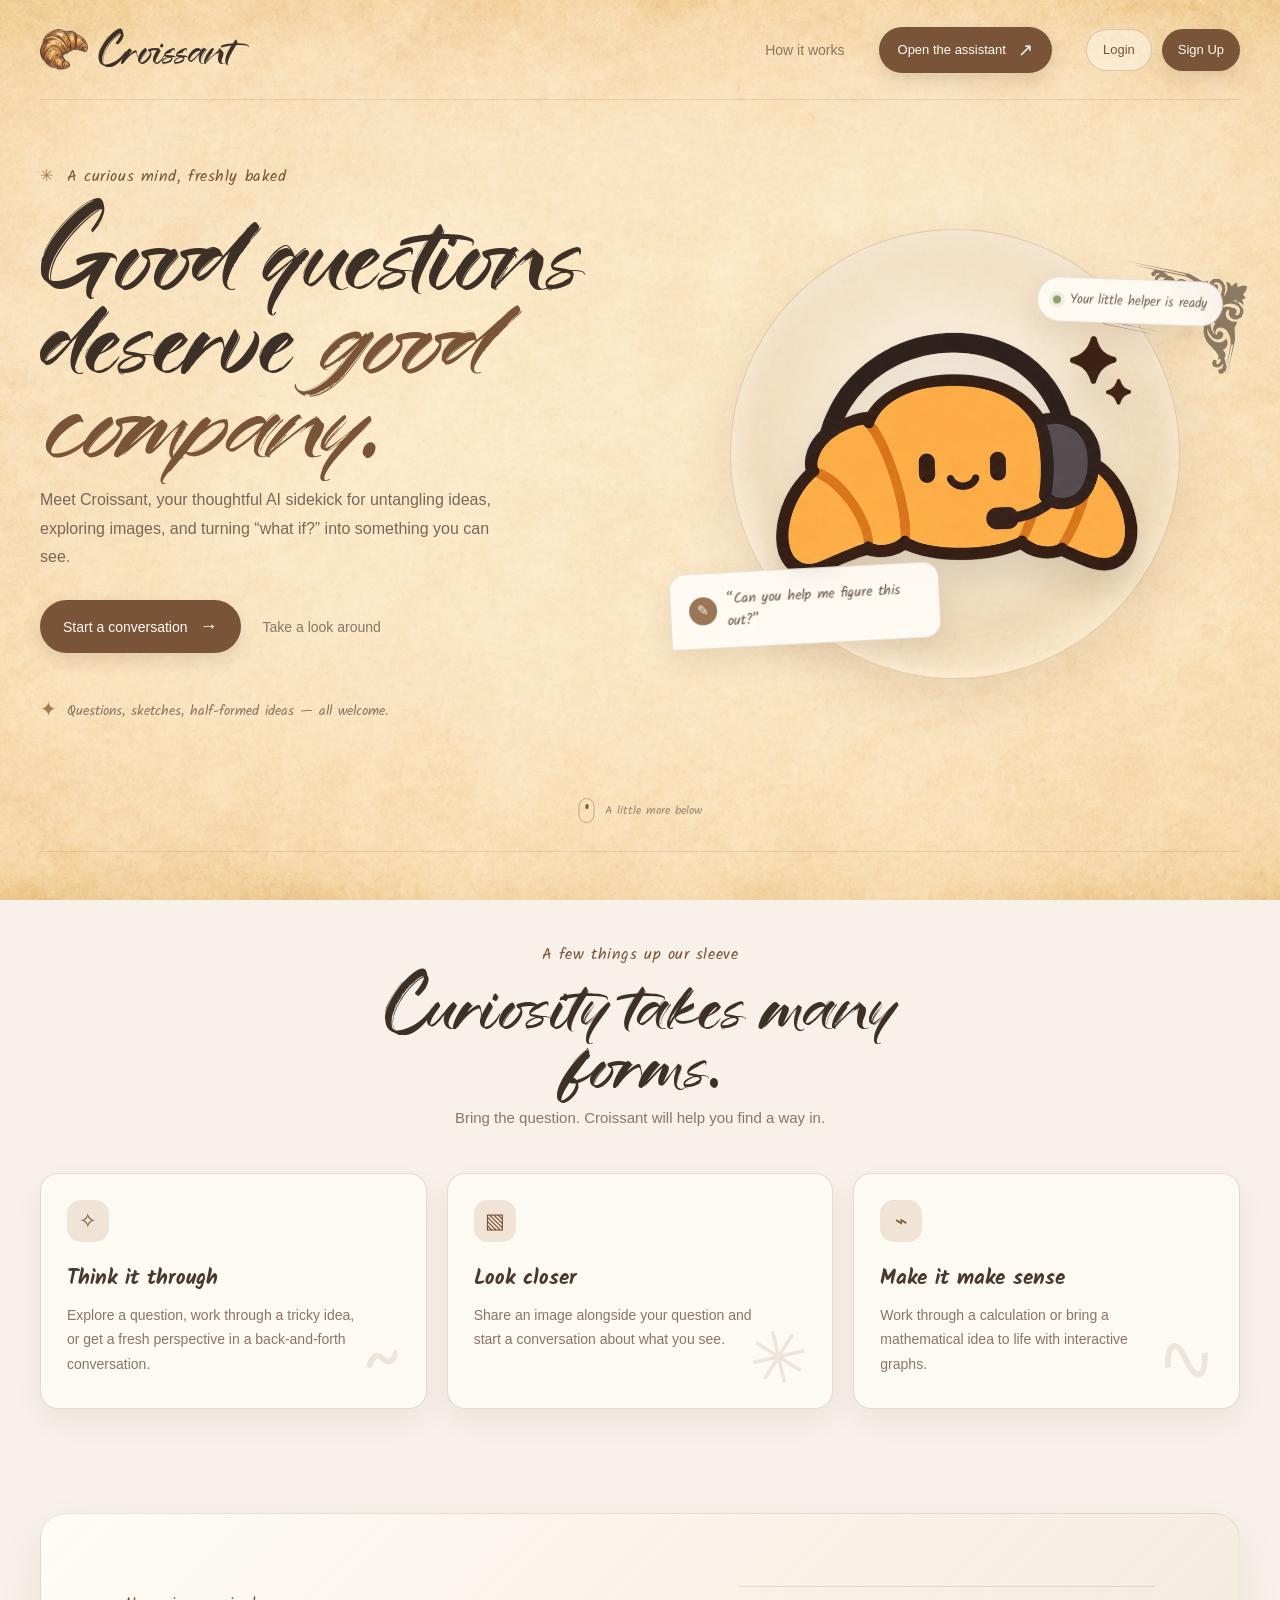
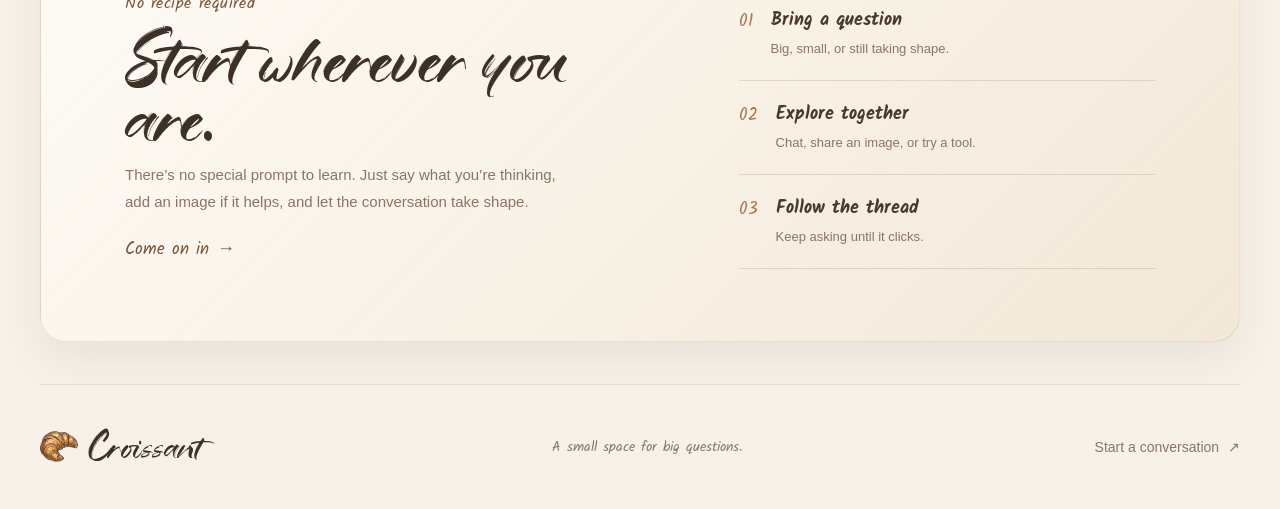
<file: index.html>
<!DOCTYPE html>
<html lang="en">
<head>
  <meta charset="UTF-8">
  <meta name="viewport" content="width=device-width, initial-scale=1.0">
  <meta name="description" content="Meet Croissant, a thoughtful AI assistant for questions, images, calculations, and graphs.">
  <link rel="icon" type="image/png" href="frontend/assests/logo.png">
  <link rel="stylesheet" href="frontend/styles.css">
  <link rel="preconnect" href="https://fonts.googleapis.com">
  <link rel="preconnect" href="https://fonts.gstatic.com" crossorigin>
  <link href="https://fonts.googleapis.com/css2?family=Kalam:wght@300;400;700&display=swap" rel="stylesheet">
  <title>Croissant — a little more thoughtful</title>
</head>
<body>
  <main class="landing-page">
    <header class="landing-nav">
      <a class="landing-brand" href="./" aria-label="Croissant home">
        <img src="frontend/assests/logo.png" alt="">
        <span>Croissant</span>
      </a>
      <nav aria-label="Main navigation">
        <a class="landing-nav-link" href="#how-it-works">How it works</a>
        <a class="landing-nav-cta" href="frontend/index.html">Open the assistant <span aria-hidden="true">↗</span></a>
        <div class="landing-account-links">
          <a class="landing-login-link" href="frontend/login.html">Login</a>
          <a class="landing-signup-link" href="frontend/signup.html">Sign Up</a>
        </div>
      </nav>
    </header>

    <section class="landing-hero" aria-labelledby="hero-title">
      <div class="landing-copy">
        <p class="landing-eyebrow"><span aria-hidden="true">✳</span> A curious mind, freshly baked</p>
        <h1 id="hero-title">Good questions<br>deserve <em>good company.</em></h1>
        <p class="landing-intro">Meet Croissant, your thoughtful AI sidekick for untangling ideas, exploring images, and turning “what if?” into something you can see.</p>
        <div class="landing-actions">
          <a class="landing-primary" href="frontend/index.html">Start a conversation <span aria-hidden="true">→</span></a>
          <a class="landing-secondary" href="#what-you-can-do">Take a look around</a>
        </div>
        <div class="landing-note"><span class="landing-note-mark" aria-hidden="true">✦</span><span>Questions, sketches, half-formed ideas — all welcome.</span></div>
      </div>
      <div class="landing-art" aria-label="Croissant's illustrated bakery assistant" role="img">
        <div class="landing-art-halo"></div>
        <img class="landing-spark landing-spark-one" src="frontend/assests/flourish_svg_assets/top_right_corner.svg" alt="">
        <img class="landing-mascot" src="frontend/assests/mascot.png" alt="">
        <div class="landing-art-caption"><span class="landing-caption-dot"></span> Your little helper is ready</div>
        <div class="landing-chat-card"><span class="landing-chat-icon" aria-hidden="true">✎</span><span>“Can you help me figure this out?”</span></div>
      </div>
      <div class="landing-scroll" aria-hidden="true"><span></span> A little more below</div>
    </section>

    <section class="landing-features" id="what-you-can-do" aria-labelledby="features-title">
      <div class="landing-section-heading">
        <p class="landing-eyebrow">A few things up our sleeve</p>
        <h2 id="features-title">Curiosity takes many forms.</h2>
        <p>Bring the question. Croissant will help you find a way in.</p>
      </div>
      <div class="landing-feature-grid">
        <article class="landing-feature-card">
          <span class="landing-feature-icon" aria-hidden="true">✧</span>
          <h3>Think it through</h3>
          <p>Explore a question, work through a tricky idea, or get a fresh perspective in a back-and-forth conversation.</p>
          <span class="landing-card-doodle" aria-hidden="true">~</span>
        </article>
        <article class="landing-feature-card">
          <span class="landing-feature-icon" aria-hidden="true">▧</span>
          <h3>Look closer</h3>
          <p>Share an image alongside your question and start a conversation about what you see.</p>
          <span class="landing-card-doodle" aria-hidden="true">✳</span>
        </article>
        <article class="landing-feature-card">
          <span class="landing-feature-icon" aria-hidden="true">⌁</span>
          <h3>Make it make sense</h3>
          <p>Work through a calculation or bring a mathematical idea to life with interactive graphs.</p>
          <span class="landing-card-doodle" aria-hidden="true">∿</span>
        </article>
      </div>
    </section>

    <section class="landing-how" id="how-it-works" aria-labelledby="how-title">
      <div class="landing-how-copy">
        <p class="landing-eyebrow">No recipe required</p>
        <h2 id="how-title">Start wherever you are.</h2>
        <p>There’s no special prompt to learn. Just say what you’re thinking, add an image if it helps, and let the conversation take shape.</p>
        <a class="landing-text-link" href="frontend/index.html">Come on in <span aria-hidden="true">→</span></a>
      </div>
      <div class="landing-steps" aria-label="How to start">
        <div class="landing-step"><span class="landing-step-number">01</span><div><h3>Bring a question</h3><p>Big, small, or still taking shape.</p></div></div>
        <div class="landing-step"><span class="landing-step-number">02</span><div><h3>Explore together</h3><p>Chat, share an image, or try a tool.</p></div></div>
        <div class="landing-step"><span class="landing-step-number">03</span><div><h3>Follow the thread</h3><p>Keep asking until it clicks.</p></div></div>
      </div>
    </section>

    <footer class="landing-footer">
      <a class="landing-brand" href="./" aria-label="Croissant home"><img src="frontend/assests/logo.png" alt=""><span>Croissant</span></a>
      <p>A small space for big questions.</p>
      <a class="landing-footer-link" href="frontend/index.html">Start a conversation <span aria-hidden="true">↗</span></a>
    </footer>
  </main>
</body>
</html>
</file>
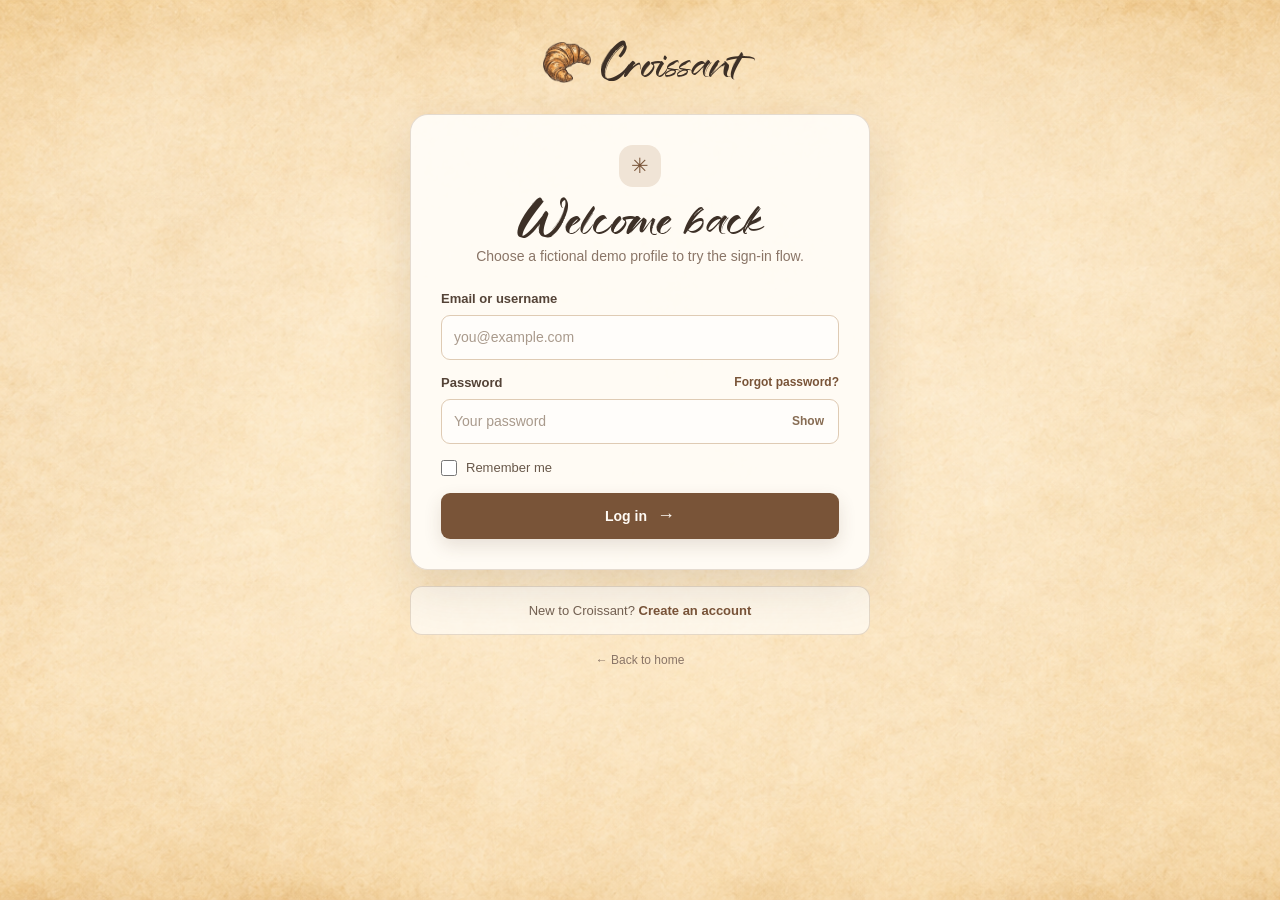
<file: frontend/dashboard.html>
<!doctype html>
<html lang="en">
<head>
  <meta charset="utf-8">
  <meta name="viewport" content="width=device-width, initial-scale=1">
  <meta name="description" content="Your Croissant demo profile.">
  <link rel="icon" type="image/png" href="assests/logo.png">
  <link rel="preconnect" href="https://fonts.googleapis.com">
  <link rel="preconnect" href="https://fonts.gstatic.com" crossorigin>
  <link href="https://fonts.googleapis.com/css2?family=Kalam:wght@300;400;700&display=swap" rel="stylesheet">
  <link rel="stylesheet" href="styles.css">
  <title>Your profile — Croissant</title>
</head>
<body class="auth-body">
  <main class="auth-shell demo-dashboard-shell" id="demo-dashboard">
    <header class="demo-dashboard-header">
      <a class="auth-brand" href="../" aria-label="Croissant home"><img src="assests/logo.png" alt=""><span>Croissant</span></a>
      <button class="demo-sign-out" id="demo-sign-out" type="button">Sign out</button>
    </header>
    <section class="auth-card demo-dashboard-card" aria-labelledby="dashboard-title">
      <div class="auth-card-heading">
        <span class="auth-mark" aria-hidden="true">✳</span>
        <p class="demo-badge">FRONTEND DEMO PROFILE</p>
        <h1 id="dashboard-title">Welcome, <span id="dashboard-name"></span></h1>
        <p>Your demo profile is signed in for this browser tab.</p>
      </div>
      <div class="demo-profile-summary">
        <div><span>Email</span><strong id="dashboard-email"></strong></div>
        <div><span>Username</span><strong id="dashboard-username"></strong></div>
        <div><span>Location</span><strong id="dashboard-location"></strong></div>
      </div>
      <div class="demo-dashboard-note">This is a local sign-in preview. It does not create an account or unlock backend services.</div>
      <a class="auth-submit demo-chat-link" href="index.html">Open the Croissant assistant <span aria-hidden="true">→</span></a>
    </section>
    <a class="auth-back-link" href="../">← Back to home</a>
  </main>
  <script src="auth.js"></script>
</body>
</html>
</file>
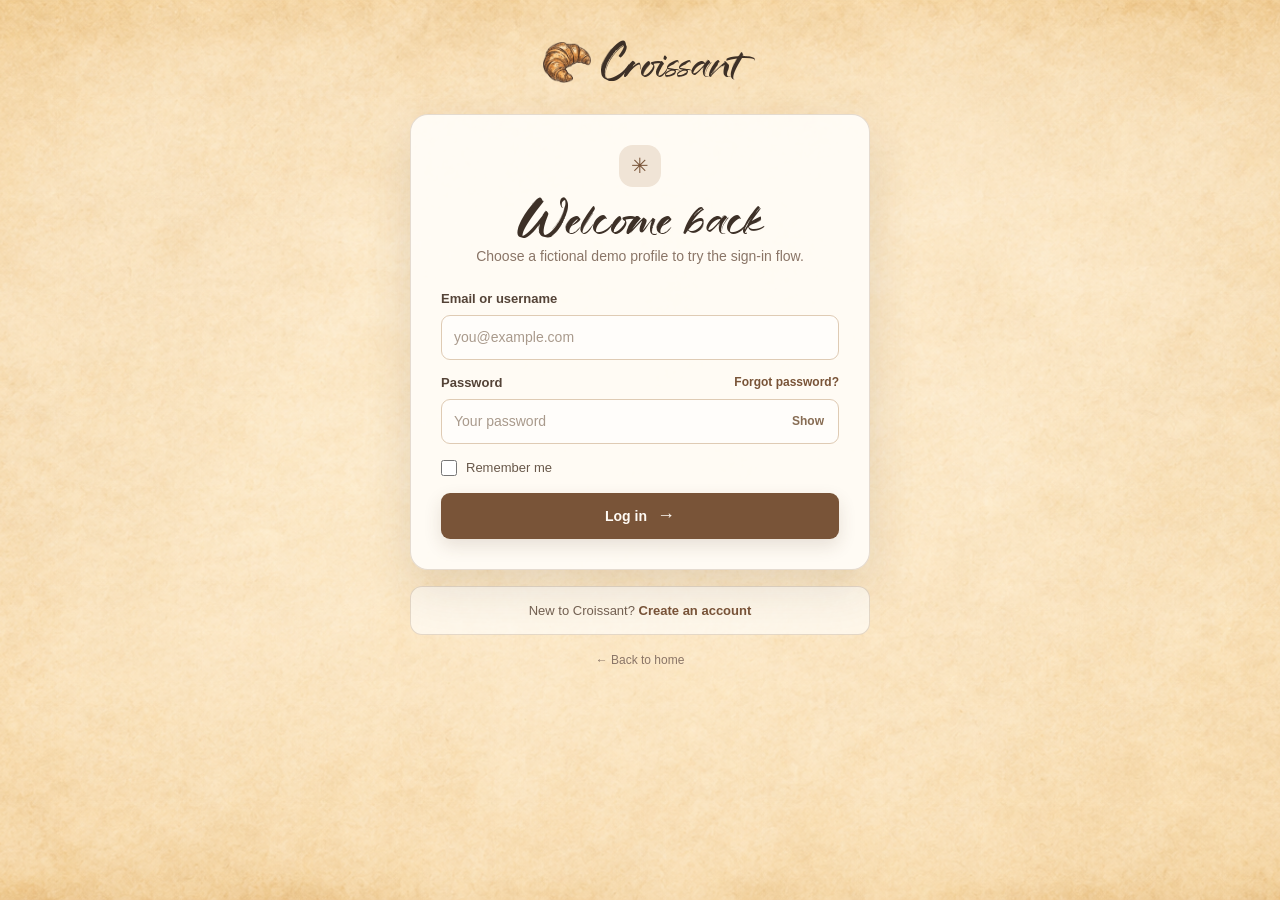
<file: frontend/login.html>
<!doctype html>
<html lang="en">
<head>
  <meta charset="utf-8">
  <meta name="viewport" content="width=device-width, initial-scale=1">
  <meta name="description" content="Log in to Croissant.">
  <link rel="icon" type="image/png" href="assests/logo.png">
  <link rel="preconnect" href="https://fonts.googleapis.com">
  <link rel="preconnect" href="https://fonts.gstatic.com" crossorigin>
  <link href="https://fonts.googleapis.com/css2?family=Kalam:wght@300;400;700&display=swap" rel="stylesheet">
  <link rel="stylesheet" href="styles.css">
  <title>Log in — Croissant</title>
</head>
<body class="auth-body">
  <main class="auth-shell">
    <a class="auth-brand" href="../" aria-label="Croissant home"><img src="assests/logo.png" alt=""><span>Croissant</span></a>
    <section class="auth-card" aria-labelledby="auth-title">
      <div class="auth-card-heading">
        <span class="auth-mark" aria-hidden="true">✳</span>
        <h1 id="auth-title">Welcome back</h1>
        <p>Choose a fictional demo profile to try the sign-in flow.</p>
      </div>
      <form id="login-form" class="auth-form" autocomplete="off" novalidate>
        <label for="login-identity">Email or username</label>
        <input id="login-identity" name="identity" type="text" autocomplete="off" placeholder="you@example.com" required readonly>
        <div class="auth-label-row"><label for="login-password">Password</label><a href="#forgot-password" id="forgot-password">Forgot password?</a></div>
        <div class="auth-password-field">
          <input id="login-password" name="password" type="password" autocomplete="off" placeholder="Your password" required readonly>
          <button class="auth-password-toggle" type="button" data-password-toggle="login-password" aria-label="Show password" aria-pressed="false">Show</button>
        </div>
        <label class="auth-checkbox" for="login-remember"><input id="login-remember" type="checkbox" name="remember"><span>Remember me</span></label>
        <button class="auth-submit" type="submit">Log in <span aria-hidden="true">→</span></button>
        <p class="auth-feedback" id="login-feedback" role="status" aria-live="polite"></p>
      </form>
    </section>
    <p class="auth-switch">New to Croissant? <a href="signup.html">Create an account</a></p>
    <a class="auth-back-link" href="../">← Back to home</a>
  </main>
  <script src="auth.js"></script>
</body>
</html>
</file>
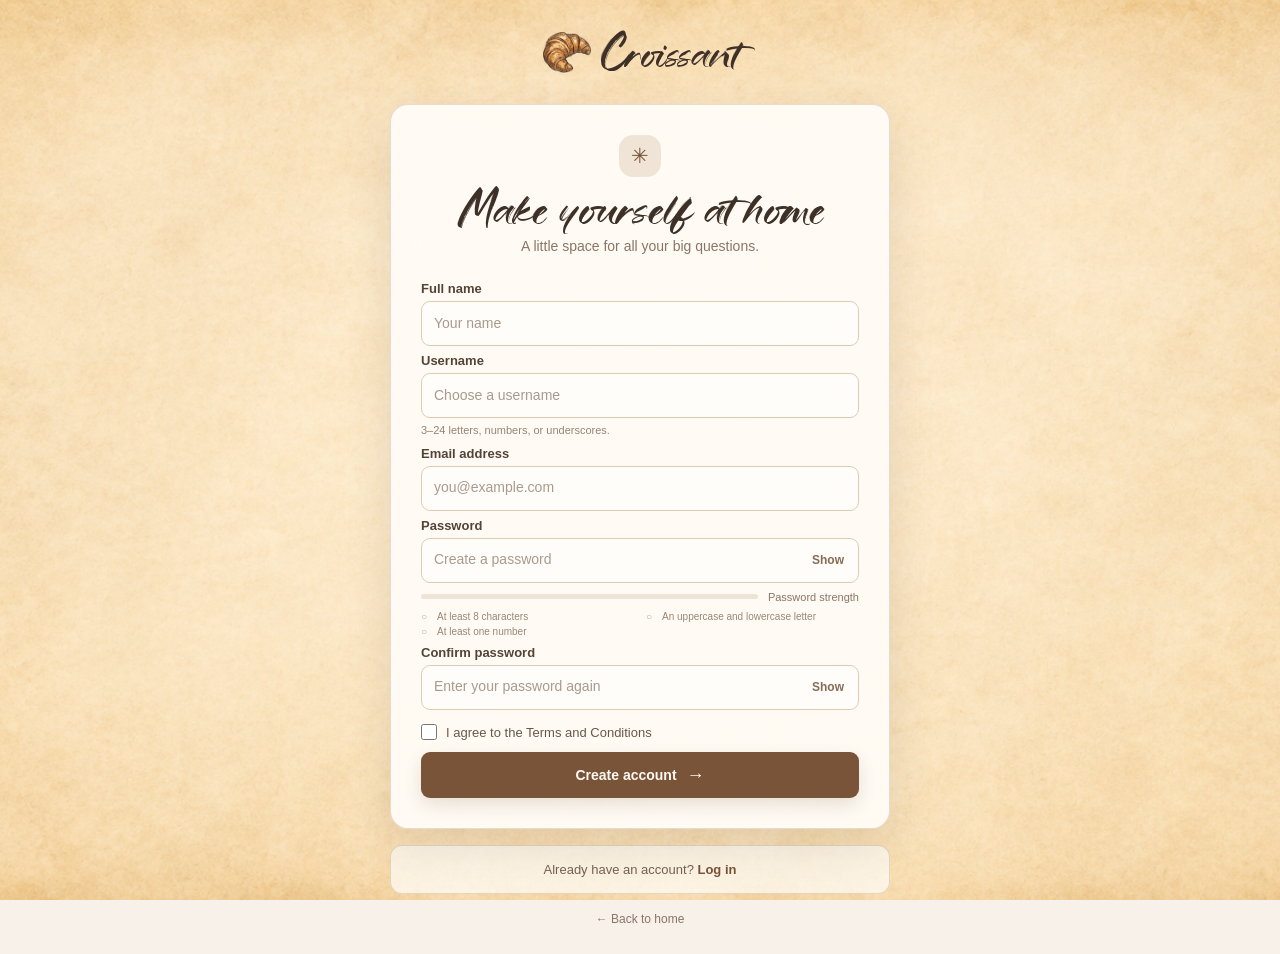
<file: frontend/signup.html>
<!doctype html>
<html lang="en">
<head>
  <meta charset="utf-8">
  <meta name="viewport" content="width=device-width, initial-scale=1">
  <meta name="description" content="Create your Croissant account.">
  <link rel="icon" type="image/png" href="assests/logo.png">
  <link rel="preconnect" href="https://fonts.googleapis.com">
  <link rel="preconnect" href="https://fonts.gstatic.com" crossorigin>
  <link href="https://fonts.googleapis.com/css2?family=Kalam:wght@300;400;700&display=swap" rel="stylesheet">
  <link rel="stylesheet" href="styles.css">
  <title>Create an account — Croissant</title>
</head>
<body class="auth-body">
  <main class="auth-shell auth-shell-signup">
    <a class="auth-brand" href="../" aria-label="Croissant home"><img src="assests/logo.png" alt=""><span>Croissant</span></a>
    <section class="auth-card" aria-labelledby="auth-title">
      <div class="auth-card-heading">
        <span class="auth-mark" aria-hidden="true">✳</span>
        <h1 id="auth-title">Make yourself at home</h1>
        <p>A little space for all your big questions.</p>
      </div>
      <form id="signup-form" class="auth-form" autocomplete="off" novalidate>
        <div class="auth-field"><label for="full-name">Full name</label><input id="full-name" name="fullName" type="text" autocomplete="off" placeholder="Your name" required readonly><small class="auth-field-error" id="full-name-error"></small></div>
        <div class="auth-field"><label for="username">Username</label><input id="username" name="username" type="text" autocomplete="off" minlength="3" maxlength="24" pattern="[A-Za-z0-9_]+" placeholder="Choose a username" required readonly><small class="auth-field-hint">3–24 letters, numbers, or underscores.</small><small class="auth-field-error" id="username-error"></small></div>
        <div class="auth-field"><label for="email">Email address</label><input id="email" name="email" type="email" autocomplete="off" placeholder="you@example.com" required readonly><small class="auth-field-error" id="email-error"></small></div>
        <div class="auth-field"><label for="signup-password">Password</label><div class="auth-password-field"><input id="signup-password" name="password" type="password" autocomplete="off" placeholder="Create a password" required readonly><button class="auth-password-toggle" type="button" data-password-toggle="signup-password" aria-label="Show password" aria-pressed="false">Show</button></div>
          <div class="password-strength" aria-live="polite"><div class="password-strength-track"><span id="strength-meter"></span></div><span id="strength-label">Password strength</span></div>
          <ul class="password-requirements" aria-label="Password requirements">
            <li data-requirement="length">At least 8 characters</li><li data-requirement="letter">An uppercase and lowercase letter</li><li data-requirement="number">At least one number</li>
          </ul>
          <small class="auth-field-error" id="signup-password-error"></small>
        </div>
        <div class="auth-field"><label for="confirm-password">Confirm password</label><div class="auth-password-field"><input id="confirm-password" name="confirmPassword" type="password" autocomplete="off" placeholder="Enter your password again" required readonly><button class="auth-password-toggle" type="button" data-password-toggle="confirm-password" aria-label="Show password" aria-pressed="false">Show</button></div><small class="auth-field-error" id="confirm-password-error"></small></div>
        <label class="auth-checkbox auth-terms" for="terms"><input id="terms" name="terms" type="checkbox" required><span>I agree to the Terms and Conditions</span></label>
        <small class="auth-field-error auth-terms-error" id="terms-error"></small>
        <button class="auth-submit" type="submit">Create account <span aria-hidden="true">→</span></button>
        <p class="auth-feedback" id="signup-feedback" role="status" aria-live="polite"></p>
      </form>
    </section>
    <p class="auth-switch">Already have an account? <a href="login.html">Log in</a></p>
    <a class="auth-back-link" href="../">← Back to home</a>
  </main>
  <script src="auth.js"></script>
</body>
</html>
</file>
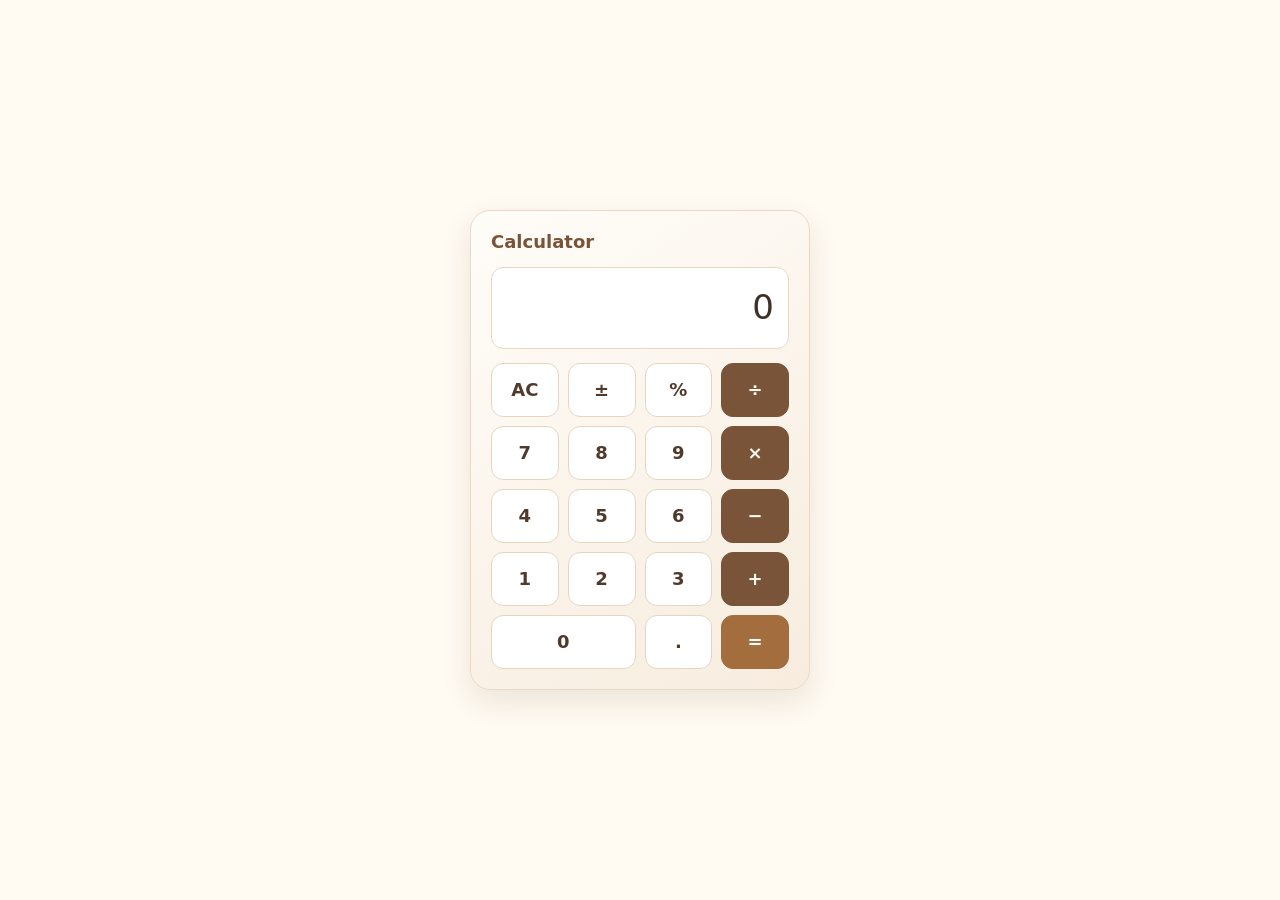
<file: frontend/components/calculator.html>
<!doctype html>
<html lang="en">
<head>
  <meta charset="utf-8">
  <meta name="viewport" content="width=device-width, initial-scale=1">
  <title>Calculator</title>
  <style>
    * { box-sizing: border-box; }
    body { min-height: 100vh; margin: 0; padding: 18px; display: grid; place-items: center; color: #3d3027; background: #fffaf2; font: 16px/1.4 system-ui, sans-serif; }
    .calculator { width: min(100%, 340px); padding: 20px; border: 1px solid #ead9c5; border-radius: 20px; background: linear-gradient(145deg, #fffdf9, #f7ecde); box-shadow: 0 12px 30px #53351e1c; }
    h1 { margin: 0 0 14px; color: #795438; font: 600 18px/1.2 system-ui, sans-serif; }
    output { display: block; min-height: 72px; margin-bottom: 14px; padding: 16px 14px; overflow: hidden; border: 1px solid #e7d8c6; border-radius: 12px; background: #fff; text-align: right; font-size: clamp(25px, 8vw, 34px); font-variant-numeric: tabular-nums; white-space: nowrap; }
    .keys { display: grid; grid-template-columns: repeat(4, 1fr); gap: 9px; }
    button { min-height: 54px; border: 1px solid #e6d5c1; border-radius: 12px; color: #503b2b; background: #fff; font: 600 18px system-ui, sans-serif; cursor: pointer; touch-action: manipulation; }
    button:hover { background: #f7ead9; }
    button:active { transform: scale(.97); }
    button.operator { color: #fffaf2; border-color: #795438; background: #795438; }
    button.operator:hover { background: #65452e; }
    button.equal { color: white; border-color: #a36d3d; background: #a36d3d; }
    button.wide { grid-column: span 2; }
    button:focus-visible { outline: 3px solid #d3a36f; outline-offset: 2px; }
  </style>
</head>
<body>
  <main class="calculator" aria-label="Calculator">
    <h1>Calculator</h1>
    <output id="display" aria-live="polite">0</output>
    <div class="keys" id="keys">
      <button type="button" data-action="clear">AC</button><button type="button" data-action="sign">±</button><button type="button" data-action="percent">%</button><button type="button" class="operator" data-op="÷">÷</button>
      <button type="button" data-digit="7">7</button><button type="button" data-digit="8">8</button><button type="button" data-digit="9">9</button><button type="button" class="operator" data-op="×">×</button>
      <button type="button" data-digit="4">4</button><button type="button" data-digit="5">5</button><button type="button" data-digit="6">6</button><button type="button" class="operator" data-op="−">−</button>
      <button type="button" data-digit="1">1</button><button type="button" data-digit="2">2</button><button type="button" data-digit="3">3</button><button type="button" class="operator" data-op="+">+</button>
      <button type="button" class="wide" data-digit="0">0</button><button type="button" data-action="decimal">.</button><button type="button" class="equal" data-action="equals">=</button>
    </div>
  </main>
  <script>
    const display = document.getElementById('display');
    const keys = document.getElementById('keys');
    let current = '0', stored = null, operator = null, fresh = false;
    function show(value = current) {
      current = String(value);
      display.textContent = current.length > 15 ? Number(current).toPrecision(10) : current;
    }
    function calculate(a, b, op) {
      if (op === '+') return a + b;
      if (op === '−') return a - b;
      if (op === '×') return a * b;
      if (op === '÷') return b === 0 ? NaN : a / b;
    }
    function enterOperator(next) {
      const value = Number(current);
      if (operator && !fresh) {
        const result = calculate(stored, value, operator);
        if (!Number.isFinite(result)) { current = 'Error'; stored = null; operator = null; fresh = true; show(); return; }
        stored = result;
        show(result);
      } else stored = value;
      operator = next;
      fresh = true;
    }
    keys.addEventListener('click', event => {
      const key = event.target.closest('button');
      if (!key) return;
      if (key.dataset.digit !== undefined) {
        const digit = key.dataset.digit;
        current = fresh || current === '0' || current === 'Error' ? digit : current + digit;
        fresh = false; show(); return;
      }
      if (key.dataset.op) { enterOperator(key.dataset.op); return; }
      switch (key.dataset.action) {
        case 'clear': current = '0'; stored = null; operator = null; fresh = false; show(); break;
        case 'decimal': if (fresh || current === 'Error') { current = '0.'; fresh = false; } else if (!current.includes('.')) current += '.'; show(); break;
        case 'sign': if (current !== '0' && current !== 'Error') show(-Number(current)); break;
        case 'percent': if (current !== 'Error') show(Number(current) / 100); break;
        case 'equals':
          if (!operator || stored === null || current === 'Error') break;
          { const result = calculate(stored, Number(current), operator); show(Number.isFinite(result) ? Number(result.toPrecision(12)) : 'Error'); }
          stored = null; operator = null; fresh = true; break;
      }
    });
    document.addEventListener('keydown', event => {
      if (/^[0-9]$/.test(event.key)) keys.querySelector(`[data-digit="${event.key}"]`).click();
      else if (event.key === '.') keys.querySelector('[data-action="decimal"]').click();
      else if (event.key === 'Enter' || event.key === '=') keys.querySelector('[data-action="equals"]').click();
      else if (event.key === 'Escape') keys.querySelector('[data-action="clear"]').click();
      else if (event.key === '+') enterOperator('+');
      else if (event.key === '-') enterOperator('−');
      else if (event.key === '*') enterOperator('×');
      else if (event.key === '/') { event.preventDefault(); enterOperator('÷'); }
    });
  </script>
</body>
</html>
</file>
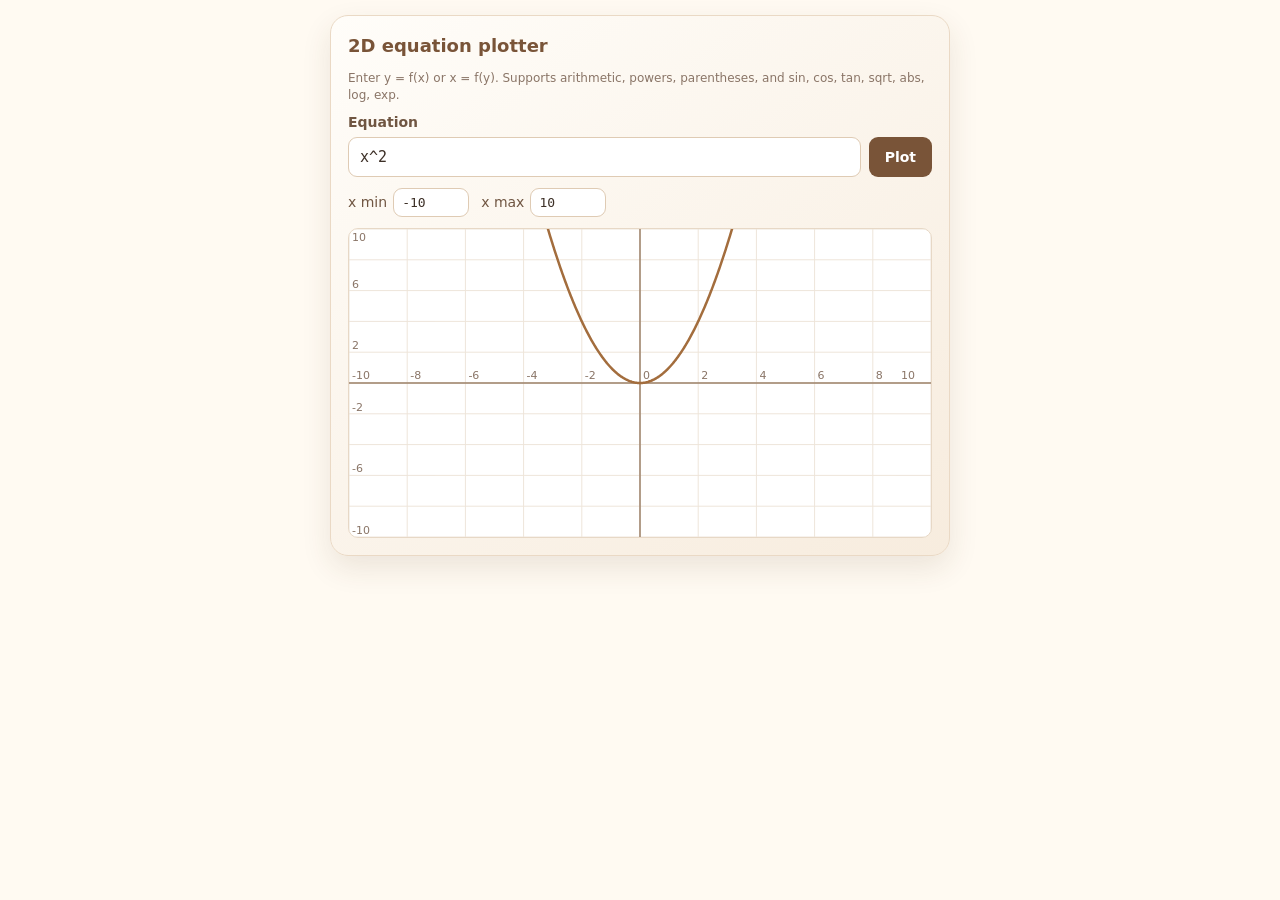
<file: frontend/components/plot2d.html>
<!doctype html>
<html lang="en">
<head>
  <meta charset="utf-8">
  <meta name="viewport" content="width=device-width, initial-scale=1">
  <title>2D Equation Plotter</title>
  <style>
    * { box-sizing: border-box; }
    body { margin: 0; padding: 15px; color: #3d3027; background: #fffaf2; font: 14px/1.4 system-ui, sans-serif; }
    .panel { width: min(100%, 620px); margin: auto; padding: 17px; border: 1px solid #ead9c5; border-radius: 18px; background: linear-gradient(145deg, #fffdf9, #f7ecde); box-shadow: 0 12px 30px #53351e1c; }
    h1 { margin: 0 0 12px; color: #795438; font-size: 18px; }
    label { display: block; margin-bottom: 5px; color: #705642; font-weight: 600; }
    .equation-row { display: flex; gap: 8px; }
    input { min-width: 0; border: 1px solid #dfcbb4; border-radius: 9px; padding: 10px 11px; color: #3d3027; background: white; font: 15px ui-monospace, monospace; }
    #equation { flex: 1; }
    button { border: 0; border-radius: 9px; padding: 0 16px; color: white; background: #795438; font: 600 14px system-ui, sans-serif; cursor: pointer; }
    button:hover { background: #65452e; }
    .ranges { display: flex; gap: 12px; margin: 11px 0; }
    .ranges label { display: flex; align-items: center; gap: 6px; margin: 0; font-weight: 400; }
    .ranges input { width: 76px; padding: 6px 8px; font-size: 13px; }
    canvas { display: block; width: 100%; height: 310px; border: 1px solid #e7d8c6; border-radius: 10px; background: #fff; }
    #message { min-height: 20px; margin: 8px 2px 0; color: #9a493c; font-size: 12px; }
    #message:empty { display: none; }
    .hint { margin: 0 0 9px; color: #8a7567; font-size: 12px; }
    @media(max-width: 430px) { body { padding: 9px; } .panel { padding: 12px; } canvas { height: 270px; } button { padding: 0 11px; } }
  </style>
</head>
<body>
  <main class="panel">
    <h1>2D equation plotter</h1>
    <p class="hint">Enter y = f(x) or x = f(y). Supports arithmetic, powers, parentheses, and sin, cos, tan, sqrt, abs, log, exp.</p>
    <label for="equation">Equation</label>
    <form id="plot-form" class="equation-row">
      <input id="equation" autocomplete="off" spellcheck="false" aria-label="Equation y equals f of x">
      <button type="submit">Plot</button>
    </form>
    <div class="ranges">
      <label for="x-min">x min <input id="x-min" type="number" value="-10" step="1"></label>
      <label for="x-max">x max <input id="x-max" type="number" value="10" step="1"></label>
    </div>
    <canvas id="graph" aria-label="Graph of the entered equation"></canvas>
    <div id="message" role="status" aria-live="polite"></div>
  </main>
  <script>
    const equationInput = document.getElementById('equation');
    const canvas = document.getElementById('graph');
    const ctx = canvas.getContext('2d');
    const message = document.getElementById('message');
    const params = new URLSearchParams(location.search);
    equationInput.value = (params.get('equation') || 'x^2').slice(0, 120);

    function compile(source, variable) {
      const tokens = source.match(/(?:\d+(?:\.\d*)?|\.\d+)(?:e[+-]?\d+)?|[a-zA-Z_]+|[()+\-*/^]/gi) || [];
      if (tokens.join('').replace(/\s/g, '').toLowerCase() !== source.replace(/\s/g, '').toLowerCase()) throw Error('Use numbers, x, operators, parentheses, and supported functions only.');
      let at = 0;
      const peek = () => tokens[at];
      const take = () => tokens[at++];
      function primary() {
        const token = take();
        if (!token) throw Error('Incomplete equation.');
        if (token === '(') { const node = expression(); if (take() !== ')') throw Error('Missing closing parenthesis.'); return node; }
        if (/^(?:\d|\.)/.test(token)) return () => Number(token);
        if (/^[a-z]+$/i.test(token)) {
          const name = token.toLowerCase();
          if (name === variable) return value => value;
          if (name === 'pi') return () => Math.PI;
          if (name === 'e') return () => Math.E;
          const funcs = { sin: Math.sin, cos: Math.cos, tan: Math.tan, sqrt: Math.sqrt, abs: Math.abs, log: Math.log, exp: Math.exp };
          const fn = funcs[name];
          if (!fn) throw Error(`Unknown name: ${token}`);
          if (peek() !== '(') throw Error(`${name} needs parentheses.`);
          take(); const arg = expression();
          if (take() !== ')') throw Error('Missing closing parenthesis.');
          return x => fn(arg(x));
        }
        throw Error(`Unexpected token: ${token}`);
      }
      function power() {
        let left = primary();
        if (peek() === '^') { take(); const right = unary(); const previous = left; left = x => Math.pow(previous(x), right(x)); }
        return left;
      }
      function unary() {
        if (peek() === '+') { take(); return unary(); }
        if (peek() === '-') { take(); const value = unary(); return x => -value(x); }
        return power();
      }
      function term() {
        let left = unary();
        while (peek() === '*' || peek() === '/') { const op = take(), previous = left, right = unary(); left = op === '*' ? x => previous(x) * right(x) : x => previous(x) / right(x); }
        return left;
      }
      function expression() {
        let left = term();
        while (peek() === '+' || peek() === '-') { const op = take(), previous = left, right = term(); left = op === '+' ? x => previous(x) + right(x) : x => previous(x) - right(x); }
        return left;
      }
      const fn = expression();
      if (at !== tokens.length) throw Error(`Unexpected token: ${tokens[at]}`);
      return fn;
    }

    function draw() {
      const width = canvas.clientWidth, height = canvas.clientHeight;
      const dpr = window.devicePixelRatio || 1;
      canvas.width = Math.round(width * dpr); canvas.height = Math.round(height * dpr);
      ctx.setTransform(dpr, 0, 0, dpr, 0, 0);
      ctx.clearRect(0, 0, width, height);
      const minX = Number(document.getElementById('x-min').value);
      const maxX = Number(document.getElementById('x-max').value);
      if (!Number.isFinite(minX) || !Number.isFinite(maxX) || maxX <= minX) { message.textContent = 'Choose an x min smaller than x max.'; return; }
      let fn, plotXFromY = false;
      try {
        const equation = equationInput.value.trim();
        const equalsAt = equation.indexOf('=');
        if (equalsAt >= 0) {
          if (equation.indexOf('=', equalsAt + 1) >= 0) throw Error('Use one equals sign, like y = x^2.');
          const left = equation.slice(0, equalsAt).trim().toLowerCase();
          if (left !== 'x' && left !== 'y') throw Error('Start the equation with x or y, like y = x^2.');
          plotXFromY = left === 'x';
          fn = compile(equation.slice(equalsAt + 1), plotXFromY ? 'y' : 'x');
        } else fn = compile(equation, 'x');
      }
      catch (error) { message.textContent = error.message; return; }
      message.textContent = '';
      const scale = (maxX - minX) / 10;
      const minY = -scale * 5, maxY = scale * 5;
      const px = x => (x - minX) / (maxX - minX) * width;
      const py = y => height - (y - minY) / (maxY - minY) * height;
      ctx.lineWidth = 1; ctx.strokeStyle = '#eee5da'; ctx.fillStyle = '#8a7567'; ctx.font = '11px system-ui';
      for (let i = 0; i <= 10; i++) {
        const x = minX + (maxX - minX) * i / 10, y = minY + (maxY - minY) * i / 10;
        ctx.beginPath(); ctx.moveTo(px(x), 0); ctx.lineTo(px(x), height); ctx.stroke();
        ctx.beginPath(); ctx.moveTo(0, py(y)); ctx.lineTo(width, py(y)); ctx.stroke();
        ctx.fillText(Number(x.toPrecision(3)), Math.min(width - 30, Math.max(2, px(x) + 3)), Math.min(height - 3, Math.max(12, py(0) - 4)));
        if (i % 2 === 0) ctx.fillText(Number(y.toPrecision(3)), 3, Math.min(height - 3, Math.max(12, py(y) - 3)));
      }
      ctx.strokeStyle = '#9b8068'; ctx.lineWidth = 1.5;
      if (minX <= 0 && maxX >= 0) { ctx.beginPath(); ctx.moveTo(px(0), 0); ctx.lineTo(px(0), height); ctx.stroke(); }
      if (minY <= 0 && maxY >= 0) { ctx.beginPath(); ctx.moveTo(0, py(0)); ctx.lineTo(width, py(0)); ctx.stroke(); }
      ctx.strokeStyle = '#a36d3d'; ctx.lineWidth = 2.5; ctx.beginPath();
      let started = false, previousY = null;
      const samples = Math.max(300, Math.ceil(width * 1.5));
      for (let i = 0; i <= samples; i++) {
        const inputValue = plotXFromY
          ? minY + (maxY - minY) * i / samples
          : minX + (maxX - minX) * i / samples;
        let value; try { value = fn(inputValue); } catch { value = NaN; }
        const x = plotXFromY ? value : inputValue;
        const y = plotXFromY ? inputValue : value;
        if (!Number.isFinite(value) || Math.abs(value) > (plotXFromY ? Math.abs(maxX) : Math.abs(maxY)) * 20 || (previousY !== null && Math.abs(y - previousY) > Math.abs(maxY) * 2)) { started = false; previousY = null; continue; }
        const sx = px(x), sy = py(y);
        if (started) ctx.lineTo(sx, sy); else { ctx.moveTo(sx, sy); started = true; }
        previousY = y;
      }
      ctx.stroke();
    }
    document.getElementById('plot-form').addEventListener('submit', event => { event.preventDefault(); draw(); });
    document.getElementById('x-min').addEventListener('change', draw);
    document.getElementById('x-max').addEventListener('change', draw);
    new ResizeObserver(draw).observe(canvas);
    draw();
  </script>
</body>
</html>
</file>
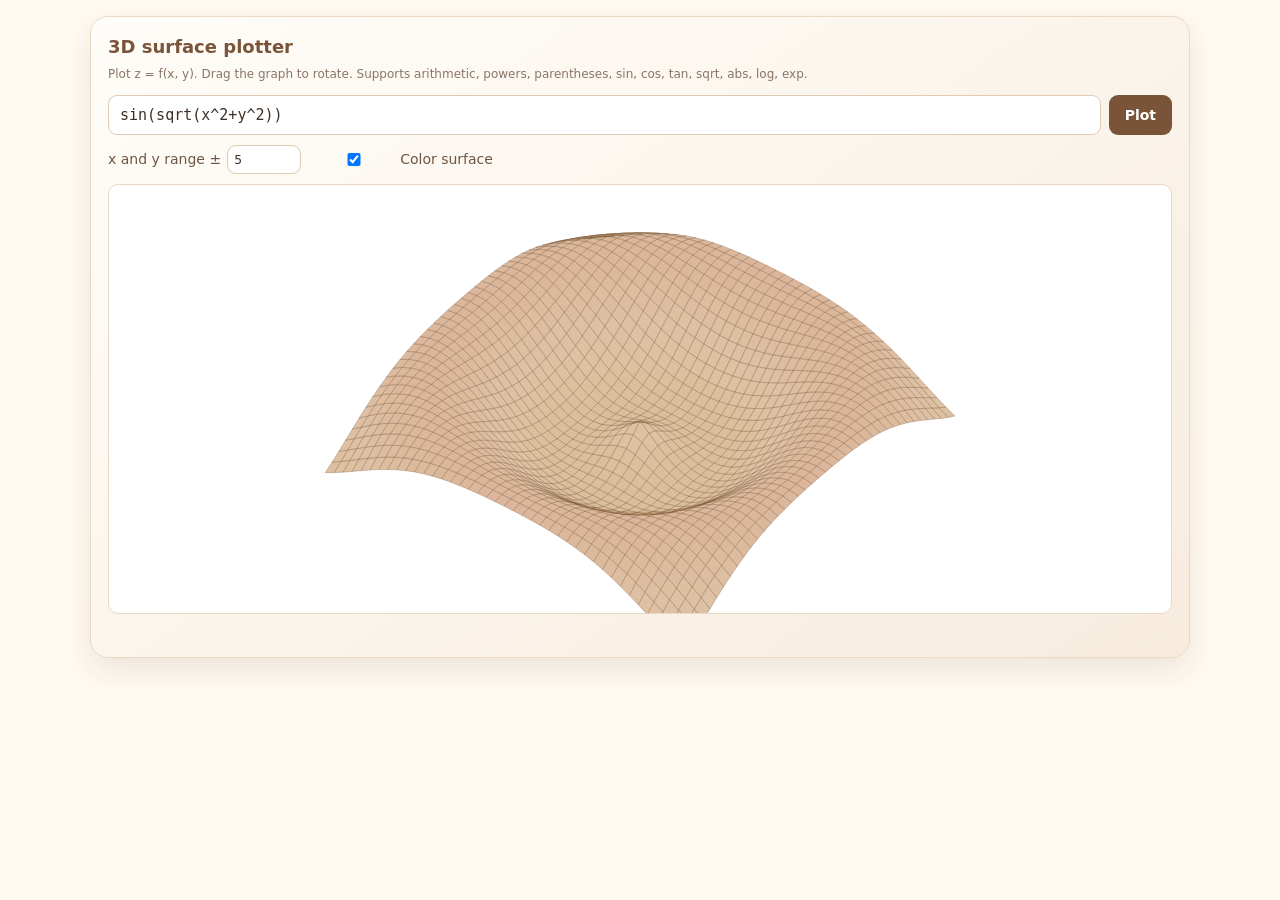
<file: frontend/components/plot3d.html>
<!doctype html>
<html lang="en">
<head>
  <meta charset="utf-8">
  <meta name="viewport" content="width=device-width, initial-scale=1">
  <title>3D Surface Plotter</title>
  <style>
    * { box-sizing: border-box; }
    body { margin: 0; padding: 16px; color: #3d3027; background: #fffaf2; font: 14px/1.4 system-ui, sans-serif; }
    .panel { max-width: 1100px; margin: auto; padding: 17px; border: 1px solid #ead9c5; border-radius: 18px; background: linear-gradient(145deg, #fffdf9, #f7ecde); box-shadow: 0 12px 30px #53351e1c; }
    h1 { margin: 0 0 7px; color: #795438; font-size: 18px; }
    .hint { margin: 0 0 12px; color: #8a7567; font-size: 12px; }
    form { display: flex; gap: 8px; }
    input { min-width: 0; border: 1px solid #dfcbb4; border-radius: 9px; padding: 10px 11px; color: #3d3027; background: white; font: 15px ui-monospace, monospace; }
    #equation { flex: 1; }
    button { border: 0; border-radius: 9px; padding: 0 16px; color: white; background: #795438; font: 600 14px system-ui, sans-serif; cursor: pointer; }
    .controls { display: flex; flex-wrap: wrap; gap: 12px; margin: 10px 0; color: #705642; }
    .controls label { display: flex; align-items: center; gap: 6px; }
    .controls input { width: 74px; padding: 6px; font-size: 13px; }
    canvas { display: block; width: 100%; height: 430px; border: 1px solid #e7d8c6; border-radius: 10px; background: #fff; cursor: grab; touch-action: none; }
    canvas:active { cursor: grabbing; }
    #message { min-height: 19px; margin: 7px 2px 0; color: #9a493c; font-size: 12px; }
    @media(max-width: 500px) { body { padding: 9px; } .panel { padding: 12px; } canvas { height: 340px; } }
  </style>
</head>
<body>
  <main class="panel">
    <h1>3D surface plotter</h1>
    <p class="hint">Plot z = f(x, y). Drag the graph to rotate. Supports arithmetic, powers, parentheses, sin, cos, tan, sqrt, abs, log, exp.</p>
    <form id="plot-form"><input id="equation" aria-label="Surface equation" autocomplete="off" spellcheck="false"><button>Plot</button></form>
    <div class="controls">
      <label>x and y range ±<input id="range" type="number" value="5" min="1" max="20" step="1"></label>
      <label><input id="fill" type="checkbox" checked> Color surface</label>
    </div>
    <canvas id="surface" aria-label="Interactive three dimensional surface graph"></canvas>
    <div id="message" role="status" aria-live="polite"></div>
  </main>
  <script>
    const input = document.getElementById('equation'), canvas = document.getElementById('surface');
    const ctx = canvas.getContext('2d'), message = document.getElementById('message');
    input.value = (new URLSearchParams(location.search).get('equation') || 'sin(sqrt(x^2+y^2))').slice(0, 120);
    let yaw = -0.65, pitch = 0.85, drag = null;
    function compile(source) {
      source = source.trim().replace(/^z\s*=\s*/i, '');
      const tokens = source.match(/(?:\d+(?:\.\d*)?|\.\d+)(?:e[+-]?\d+)?|[a-zA-Z_]+|[()+\-*/^]/gi) || [];
      if (!tokens.length || tokens.join('').toLowerCase() !== source.replace(/\s/g, '').toLowerCase()) throw Error('Use x, y, numbers, operators, and supported functions.');
      let i = 0; const peek = () => tokens[i], take = () => tokens[i++];
      function expr() {
        let f = term();
        while (peek() === '+' || peek() === '-') { const op = take(), a = f, b = term(); f = op === '+' ? (x,y) => a(x,y)+b(x,y) : (x,y) => a(x,y)-b(x,y); }
        return f;
      }
      function term() {
        let f = unary();
        while (peek() === '*' || peek() === '/') { const op = take(), a = f, b = unary(); f = op === '*' ? (x,y) => a(x,y)*b(x,y) : (x,y) => a(x,y)/b(x,y); }
        return f;
      }
      function unary() {
        if (peek() === '+') { take(); return unary(); }
        if (peek() === '-') { take(); const f = unary(); return (x,y) => -f(x,y); }
        return power();
      }
      function power() {
        let f = atom();
        if (peek() === '^') { take(); const a = f, b = unary(); f = (x,y) => Math.pow(a(x,y), b(x,y)); }
        return f;
      }
      function atom() {
        const t = take(); if (!t) throw Error('Incomplete equation.');
        if (t === '(') { const f = expr(); if (take() !== ')') throw Error('Missing closing parenthesis.'); return f; }
        if (/^(\d|\.)/.test(t)) return () => Number(t);
        const name = t.toLowerCase();
        if (name === 'x') return x => x;
        if (name === 'y') return (x,y) => y;
        if (name === 'pi') return () => Math.PI;
        if (name === 'e') return () => Math.E;
        const funcs = { sin: Math.sin, cos: Math.cos, tan: Math.tan, sqrt: Math.sqrt, abs: Math.abs, log: Math.log, exp: Math.exp };
        if (!funcs[name]) throw Error(`Unknown name: ${t}`);
        if (take() !== '(') throw Error(`${name} needs parentheses.`);
        const arg = expr(); if (take() !== ')') throw Error('Missing closing parenthesis.');
        return (x,y) => funcs[name](arg(x,y));
      }
      const f = expr(); if (i !== tokens.length) throw Error(`Unexpected token: ${tokens[i]}`); return f;
    }
    function draw() {
      const w = canvas.clientWidth, h = canvas.clientHeight, dpr = devicePixelRatio || 1;
      canvas.width = Math.round(w*dpr); canvas.height = Math.round(h*dpr); ctx.setTransform(dpr,0,0,dpr,0,0); ctx.clearRect(0,0,w,h);
      let fn; try { fn = compile(input.value); } catch(e) { message.textContent = e.message; return; }
      const range = Math.max(1, Math.min(20, Number(document.getElementById('range').value) || 5));
      const n = Math.max(22, Math.min(40, Math.floor(w/22))), centerX=w/2, centerY=h*.55, zoom=Math.min(w,h)*.105;
      const points = [];
      for (let j=0;j<=n;j++) for (let i=0;i<=n;i++) {
        const x=-range+2*range*i/n, y=-range+2*range*j/n;
        let z; try { z=fn(x,y); } catch { z=NaN; }
        points.push({x,y,z});
      }
      function project(p) {
        const cy=Math.cos(yaw), sy=Math.sin(yaw), cp=Math.cos(pitch), sp=Math.sin(pitch);
        const rx=p.x*cy-p.y*sy, ry=p.x*sy+p.y*cy;
        return { x:centerX+rx*zoom, y:centerY-(ry*cp-p.z*sp)*zoom, depth:ry*sp+p.z*cp, z:p.z };
      }
      const projected=points.map(p => Number.isFinite(p.z) ? project({...p,z:Math.max(-range*2,Math.min(range*2,p.z))}) : null);
      const cells=[];
      for (let j=0;j<n;j++) for (let i=0;i<n;i++) {
        const ids=[j*(n+1)+i,j*(n+1)+i+1,(j+1)*(n+1)+i+1,(j+1)*(n+1)+i];
        const ps=ids.map(id=>projected[id]); if(ps.every(Boolean)) cells.push({ps,depth:ps.reduce((a,p)=>a+p.depth,0)/4});
      }
      cells.sort((a,b)=>a.depth-b.depth);
      const colored=document.getElementById('fill').checked;
      for(const cell of cells) {
        const avg=cell.ps.reduce((a,p)=>a+p.z,0)/4;
        ctx.beginPath(); cell.ps.forEach((p,i)=>i?ctx.lineTo(p.x,p.y):ctx.moveTo(p.x,p.y)); ctx.closePath();
        const hue=30+Math.max(-20,Math.min(30,avg/range*20));
        ctx.fillStyle=colored?`hsla(${hue}, 47%, ${70-Math.min(18,Math.abs(avg/range)*18)}%, .8)`:'rgba(163,109,61,.1)';
        ctx.fill(); ctx.strokeStyle='rgba(111,78,51,.42)'; ctx.lineWidth=.65; ctx.stroke();
      }
      message.textContent='';
    }
    document.getElementById('plot-form').addEventListener('submit',e=>{e.preventDefault();draw();});
    document.getElementById('range').addEventListener('change',draw); document.getElementById('fill').addEventListener('change',draw);
    canvas.addEventListener('pointerdown',e=>{drag={x:e.clientX,y:e.clientY};canvas.setPointerCapture(e.pointerId);});
    canvas.addEventListener('pointermove',e=>{if(!drag)return; yaw+=(e.clientX-drag.x)*.009;pitch=Math.max(.15,Math.min(1.45,pitch+(e.clientY-drag.y)*.008));drag={x:e.clientX,y:e.clientY};draw();});
    canvas.addEventListener('pointerup',()=>drag=null); canvas.addEventListener('pointercancel',()=>drag=null);
    new ResizeObserver(draw).observe(canvas); draw();
  </script>
</body>
</html>
</file>
<file: frontend/styles.css>
* { box-sizing: border-box; }

@font-face {
  font-family: "Eagle Horizon";
  src: url("assests/EagleHorizonP.ttf") format("truetype");
  font-display: swap;
}

:root {
  --page-text: #3d3027;
  --muted-text: #8a7567;
  --user-message: rgba(235, 218, 198, 0.94);
  --panel: rgba(255, 252, 247, 0.92);
  --panel-border: rgba(126, 91, 63, 0.2);
  --accent: #795438;
}

body {
  margin: 0;
  background: #f7f1e9 url("assests/bg.png") center / cover fixed no-repeat;
  color: var(--page-text);
  font-family: Arial, sans-serif;
  overflow-x: hidden;
}

/* Decorative flourishes */

.flourish {
  position: fixed;
  z-index: 0;
  opacity: 0.42;
  pointer-events: none;
  user-select: none;
}

.flourish-top-center,
.flourish-bottom-center {
  left: 50%;
  width: min(52vw, 470px);
  height: auto;
  transform: translateX(-50%);
}

.flourish-top-center {
  top: 0;
}

.flourish-bottom-center {
  bottom: 0;
}

.flourish-top-left,
.flourish-top-right,
.flourish-bottom-left,
.flourish-bottom-right {
  width: min(22vw, 220px);
  height: auto;
}

.flourish-top-left {
  top: 0;
  left: 0;
}

.flourish-top-right {
  top: 0;
  right: 0;
}

.flourish-bottom-left {
  bottom: 0;
  left: 0;
}

.flourish-bottom-right {
  right: 0;
  bottom: 0;
}

.scatter {
  position: fixed;
  z-index: 1;
  height: auto;
  opacity: 0;
  pointer-events: none;
  user-select: none;
}

body.started .scatter {
  transition: opacity 2.8s ease;
  opacity: 0.04 !important;
}

/* Chat */

#audio-language-bar {
  position: relative;
  z-index: 5;
  display: flex;
  justify-content: flex-end;
  align-items: center;
  gap: 9px;
  max-width: 850px;
  margin: 18px auto -36px;
  padding: 0 32px;
  color: var(--muted-text);
  font-size: 13px;
}

#audio-language {
  padding: 7px 30px 7px 10px;
  border: 1px solid var(--panel-border);
  border-radius: 999px;
  color: var(--page-text);
  background: rgba(255, 252, 247, 0.92);
  font: inherit;
  cursor: pointer;
}

#chat {
  max-width: 850px;
  margin: auto;
  padding: 50px 32px 170px;
}

.message {
  position: relative;
  z-index: 2;
  padding: 18px 22px;
  margin-bottom: 18px;
  border-radius: 20px;
  max-width: 85%;
  line-height: 1.6;
  white-space: pre-wrap;
  overflow-wrap: anywhere;
}

.markdown-content > :first-child {
  margin-top: 0;
}

.markdown-content > :last-child {
  margin-bottom: 0;
}

.markdown-content pre {
  max-width: 100%;
  overflow-x: auto;
  padding: 12px 14px;
  border-radius: 10px;
  background: rgba(67, 48, 35, 0.1);
}

.markdown-content code {
  font-family: Consolas, "Courier New", monospace;
  font-size: 0.92em;
}

.markdown-content :not(pre) > code {
  padding: 2px 5px;
  border-radius: 5px;
  background: rgba(67, 48, 35, 0.1);
}

.markdown-content a {
  color: #684624;
}

.markdown-content table {
  display: block;
  max-width: 100%;
  overflow-x: auto;
  border-collapse: collapse;
}

.markdown-content th,
.markdown-content td {
  padding: 5px 9px;
  border: 1px solid rgba(94, 65, 45, 0.25);
}

.user {
  background: var(--user-message);
  margin-left: auto;
}

.user-image {
  display: block;
  max-width: min(100%, 360px);
  max-height: 280px;
  margin: 0 0 10px auto;
  border-radius: 12px;
  object-fit: contain;
}

/* Agent messages */

.agent-row {
  display: flex;
  position: relative;
  z-index: 3;
  align-items: flex-start;
  gap: 14px;
  margin-bottom: 22px;
}

.agent-avatar {
  width: 54px;
  height: 54px;
  flex-shrink: 0;
  object-fit: contain;
}

.agent {
  background: transparent;
  margin: 0;
  padding: 12px 0;
  max-width: 85%;
}

.audio-button {
  display: block;
  margin-top: 12px;
  padding: 7px 13px;
  border: 1px solid rgba(94, 65, 45, 0.35);
  border-radius: 999px;
  color: #5e412d;
  background: rgba(255, 248, 237, 0.72);
  cursor: pointer;
  font: inherit;
  font-size: 14px;
}

.audio-button:hover:not(:disabled) {
  background: rgba(255, 248, 237, 0.95);
}

.audio-button:disabled {
  cursor: wait;
  opacity: 0.55;
}

.report-download-button {
  display: inline-block;
  margin: 12px 0 0;
  padding: 8px 14px;
  border: 1px solid rgba(94, 65, 45, 0.35);
  border-radius: 999px;
  color: #5e412d;
  background: rgba(255, 248, 237, 0.72);
  font: inherit;
  font-size: 14px;
  text-decoration: none;
}

.report-download-button:hover {
  background: rgba(255, 248, 237, 0.95);
}

.response-audio {
  display: block;
  width: min(360px, 100%);
  margin-top: 10px;
}

.component-frame {
  display: block;
  width: min(1260px, calc(100vw - 100px));
  max-width: none;
  height: 560px;
  margin-top: 14px;
  border: 1px solid var(--panel-border);
  border-radius: 18px;
  background: #fffaf2;
  box-shadow: 0 12px 32px rgba(60, 39, 24, 0.14);
}

.agent:has(.component-frame) { max-width: none; min-width: 0; }
.agent-row:has(.component-frame) { width: max-content; max-width: calc(100vw - 48px); }

/* Input area */

#input-area {
  position: fixed;
  top: 50%;
  left: 0;
  width: 100%;
  z-index: 100;
  padding: 24px 32px 30px;
  transform: translateY(-50%);
  transition: top 1.1s cubic-bezier(0.22, 1, 0.36, 1),
              transform 1.1s cubic-bezier(0.22, 1, 0.36, 1);
}

body.started #input-area {
  top: calc(100% - 385px);
  transform: translateY(0);
}

#input-area::before {
  content: "";
  position: absolute;
  z-index: 0;
  left: 10%;
  right: 10%;
  bottom: -40px;
  height: 190px;
  border-radius: 50%;
  background: radial-gradient(
    ellipse,
    rgba(45, 31, 24, 0.28) 0%,
    rgba(45, 31, 24, 0.16) 42%,
    transparent 74%
  );
  filter: blur(20px);
  opacity: 0;
  pointer-events: none;
  transition: opacity 1.1s ease;
}

body.started #input-area::before {
  opacity: 1;
}

/* Branding */

#branding {
  display: flex;
  align-items: center;
  justify-content: center;
  gap: 16px;
  margin-bottom: 28px;
  font-family: "Eagle Horizon", "Segoe Print", "Bradley Hand", "Comic Sans MS", cursive;
  font-size: 56px;
  letter-spacing: 0.02em;
  color: var(--page-text);
  transition: opacity 0.8s ease,
              transform 0.9s cubic-bezier(0.22, 1, 0.36, 1),
              height 0.8s ease,
              margin 0.8s ease;
}

#branding img {
  width: 120px;
  height: 120px;
  object-fit: contain;
}

#branding strong {
  font-weight: 600;
}

body.started #branding {
  opacity: 0;
  transform: translateY(-25px) scale(0.95);
  pointer-events: none;
  height: 0;
  margin: 0;
  overflow: hidden;
}

/* Input */

#oven-row {
  position: relative;
  max-width: 1040px;
  margin: auto;
  display: flex;
  align-items: center;
  gap: 12px;
}

#upload-row {
  position: relative;
  z-index: 1;
  display: grid;
  grid-template-columns: repeat(2, minmax(0, 1fr));
  gap: 12px;
  width: min(808px, calc(100% - 232px));
  margin: -8px auto 0;
  transform: translateX(116px);
}

.upload-card {
  position: relative;
  display: flex;
  min-height: 66px;
  flex-direction: column;
  justify-content: center;
  gap: 2px;
  overflow: hidden;
  padding: 9px 14px;
  border: 3px dashed rgba(121, 84, 56, 0.62);
  border-radius: 12px;
  color: var(--page-text);
  background: transparent;
  cursor: pointer;
  transition: border-color 160ms ease, background-color 160ms ease;
}

.upload-card:hover,
.upload-card:focus-within {
  border-color: var(--accent);
  background: transparent;
}

.upload-title {
  font: 600 14px "Kalam", cursive;
}

.upload-hint {
  overflow: hidden;
  color: var(--muted-text);
  font: 12px Arial, sans-serif;
  text-overflow: ellipsis;
  white-space: nowrap;
}

body.started #upload-row {
  width: min(850px, 100%);
  margin-top: 0;
  transform: none;
}

#upload-row input[type="file"] {
  position: absolute;
  inset: 0;
  width: 100%;
  height: 100%;
  padding: 0;
  opacity: 0;
  cursor: pointer;
}

#oven-row::before {
  content: "";
  position: absolute;
  z-index: 0;
  left: 0;
  top: 50%;
  width: 230px;
  height: 190px;
  border-radius: 50%;
  background: rgba(31, 18, 12, 0.1);
  filter: blur(14px);
  transform: translate(-8%, -50%);
  pointer-events: none;
}

#model-selector-stack {
  position: relative;
  z-index: 1;
  width: 220px;
  height: 220px;
  flex: 0 0 220px;
  transform-origin: center;
  transition: transform 1.1s cubic-bezier(0.22, 1, 0.36, 1);
}

#model-selector,
.top-page,
.top-page-next {
  position: absolute;
  width: 100%;
  height: 100%;
  object-fit: contain;
  user-select: none;
}

#model-selector {
  inset: 0;
  pointer-events: none;
}

.top-page-next {
  top: calc(9% + 15px);
  left: calc(9% + 10px);
  width: 71%;
  height: 71%;
  z-index: 1;
  opacity: 0;
  pointer-events: none;
  transition: opacity 220ms ease;
}

.top-page img {
  position: absolute;
  inset: 0;
  width: 100%;
  height: 100%;
  object-fit: contain;
  user-select: none;
  pointer-events: none;
}

.top-page {
  top: calc(9% + 15px);
  left: calc(9% + 12px);
  width: 70.45%;
  height: 70.45%;
  z-index: 2;
  cursor: grab;
  touch-action: none;
  transition: transform 180ms ease-out, opacity 220ms ease;
}

.top-page-label {
  position: absolute;
  top: 43%;
  left: 12%;
  width: 76%;
  height: auto;
  z-index: 3;
  color: #5a3925;
  font-family: "Kalam", cursive;
  font-size: 15px;
  line-height: 1.2;
  text-align: center;
  overflow-wrap: anywhere;
  pointer-events: none;
  transform: rotate(-4deg);
}

#model-selector-stack.has-next-page .top-page-next {
  opacity: 1;
}

.top-page.is-dragging {
  cursor: grabbing;
  transition: none;
}

.top-page.is-dismissed {
  opacity: 0;
  pointer-events: none;
  transition: opacity 220ms ease;
}

.top-page.is-ripped {
  opacity: 0;
  pointer-events: none;
  transition: opacity 220ms ease;
}

#input-container {
  position: relative;
  z-index: 1;
  flex: 1 1 850px;
  min-width: 0;
  aspect-ratio: 629 / 117;
  display: flex;
  align-items: center;
  gap: 8px;
  padding: 30px 82px 22px 34px;
  background: transparent url("assests/input oven.png") center / 100% 100% no-repeat;
  transform-origin: bottom center;
  transition: transform 1.1s cubic-bezier(0.22, 1, 0.36, 1);
}

#image-preview {
  position: absolute;
  z-index: 4;
  top: calc(100% + 8px);
  left: 17%;
  display: flex;
  align-items: center;
  gap: 8px;
  max-width: 58%;
  padding: 5px 9px 5px 5px;
  border: 1px solid rgba(248, 233, 216, 0.3);
  border-radius: 10px;
  color: #f5e8d8;
  background: rgba(58, 36, 24, 0.82);
  font: 13px "Kalam", cursive;
}

#image-preview[hidden] {
  display: none;
}

#image-preview-thumb {
  width: 34px;
  height: 34px;
  flex: 0 0 34px;
  border-radius: 6px;
  object-fit: cover;
}

#image-preview-name {
  display: none;
}

#remove-image {
  flex: 0 0 auto;
  padding: 0 3px;
  border: 0;
  color: inherit;
  background: transparent;
  font-size: 20px;
  line-height: 1;
  cursor: pointer;
}

#drop-overlay {
  position: fixed;
  z-index: 200;
  inset: 16px;
  display: grid;
  place-items: center;
  border: 3px dashed rgba(121, 84, 56, 0.72);
  border-radius: 28px;
  color: #5e412d;
  background: rgba(255, 248, 237, 0.84);
  font: 700 clamp(22px, 4vw, 40px) "Kalam", cursive;
  opacity: 0;
  pointer-events: none;
  transition: opacity 140ms ease;
}

#drop-overlay.is-visible {
  opacity: 1;
}

#request-metadata {
  position: fixed;
  z-index: 101;
  left: 600px;
  right: -600px;
  bottom: 12px;
  display: flex;
  justify-content: center;
  gap: 18px;
  color: var(--muted-text);
  font-family: "Kalam", cursive;
  font-size: 15px;
}

#request-metadata strong {
  color: var(--page-text);
  font-weight: 400;
}

body.started #input-container {
  transform: translateY(-28px) scale(0.8);
}

body.started #model-selector-stack {
  display: none;
}

input {
  flex: 1;
  min-width: 0;
  position: relative;
  left: 60px;
  top: 20px;
  background: transparent;
  border: none;
  outline: none;
  color: #d0c4b5;
  padding: 8px 12px;
  font-family: "Kalam", cursive;
  font-size: 28px;
  letter-spacing: 0.08em;
}

input::placeholder {
  color: rgba(248, 233, 216, 0.62);
}

button#record {
  position: absolute;
  z-index: 3;
  top: 50%;
  right: 9%;
  display: grid;
  width: 38px;
  height: 38px;
  place-items: center;
  padding: 8px;
  border: 1px solid rgba(248, 233, 216, 0.34);
  border-radius: 50%;
  color: #f5e8d8;
  background: rgba(58, 36, 24, 0.5);
  cursor: pointer;
  transform: translateY(-50%);
}

button#record svg {
  width: 100%;
  height: 100%;
  fill: none;
  stroke: currentColor;
  stroke-linecap: round;
  stroke-linejoin: round;
  stroke-width: 1.8;
}

button#record:hover:not(:disabled) {
  background: rgba(58, 36, 24, 0.78);
}

button#record.is-recording {
  color: #fff;
  background: #a43c2e;
  animation: recording-pulse 1.2s ease-in-out infinite;
}

button#record:disabled {
  opacity: 0.45;
  cursor: not-allowed;
}

@keyframes recording-pulse {
  50% { box-shadow: 0 0 0 6px rgba(164, 60, 46, 0.18); }
}

button#send {
  --handle-top: 25%;
  --handle-bottom: 70%;
  --handle-snap-threshold: 58%;
  --handle-resistance: 0.7;
  --handle-width: clamp(34px, 6%, 52px);
  --handle-height: 30%;
  position: absolute;
  z-index: 2;
  top: var(--handle-top);
  right: 1.7%;
  width: var(--handle-width);
  height: var(--handle-height);
  padding: 0;
  border: 0;
  background: transparent;
  cursor: grab;
  touch-action: none;
  user-select: none;
  transition: top 80ms ease;
}

button#send::before {
  content: "";
  position: absolute;
  z-index: -1;
  inset: -10% 12%;
  border-radius: 999px;
  background: linear-gradient(
    to bottom,
    rgba(31, 18, 12, 0.12),
    rgba(31, 18, 12, 0.42) 48%,
    rgba(31, 18, 12, 0.16)
  );
  filter: blur(5px);
  box-shadow: 0 2px 10px rgba(20, 10, 5, 0.28);
}

button#send img {
  display: block;
  width: 100%;
  height: 100%;
  object-fit: contain;
  transform: scale(2);
  transform-origin: center;
  pointer-events: none;
}

button#send.is-dragging {
  cursor: grabbing;
  transition: none;
}

button#send:disabled {
  opacity: 0.35;
  cursor: not-allowed;
}

/* Status */

#status {
  max-width: 850px;
  margin: 0 auto 10px;
  padding-left: 20px;
  font-size: 12px;
  color: var(--muted-text);
  height: 14px;
}

/* Mobile */

@media (max-width: 600px) {
  #chat {
    padding: 25px 18px 150px;
  }

  #audio-language-bar {
    margin: 12px auto -20px;
    padding: 0 18px;
  }

  #input-area {
    padding: 18px 14px 22px;
  }

  #upload-row {
    width: calc(100% - 126px);
    gap: 6px;
    margin-top: -4px;
    transform: translateX(63px);
  }

  .upload-card {
    min-height: 58px;
    padding: 7px 9px;
  }

  .upload-title {
    font-size: 12px;
  }

  .upload-hint {
    font-size: 10px;
  }

  body.started #upload-row {
    width: 100%;
    transform: none;
  }

  #input-container {
    padding: 25px 58px 18px 28px;
  }

  button#record {
    right: 10%;
    width: 32px;
    height: 32px;
    padding: 6px;
  }

  #image-preview {
    left: 14%;
    max-width: 62%;
    font-size: 11px;
  }

  #oven-row {
    gap: 4px;
  }

  #oven-row::before {
    width: 140px;
    height: 120px;
    background: rgba(31, 18, 12, 0.08);
    filter: blur(10px);
  }

  #model-selector-stack {
    width: 122px;
    height: 122px;
    flex-basis: 122px;
  }

  #request-metadata {
    flex-direction: column;
    align-items: center;
    gap: 2px;
    font-size: 13px;
  }

  input {
    font-size: 23px;
  }

  body.started #input-container {
    transform: translateY(-22px) scale(0.9);
  }

  button#send {
    right: 1.5%;
  }

  body.started #input-area {
    top: calc(100% - 295px);
  }

  .message {
    max-width: 95%;
  }

  .agent {
    max-width: calc(100% - 60px);
  }

  .agent:has(.component-frame) { max-width: none; }
  .agent-row:has(.component-frame) { max-width: calc(100vw - 24px); }
  .component-frame { width: calc(100vw - 100px); }

  .agent-avatar {
    width: 46px;
    height: 46px;
  }

  #branding {
    font-size: 44px;
    gap: 12px;
  }

  #branding img {
    width: 96px;
    height: 96px;
  }
}
/* Landing page */

.landing-page {
  position: relative;
  z-index: 1;
  width: min(1200px, calc(100% - 72px));
  margin: 0 auto;
}

.landing-nav,
.landing-nav nav,
.landing-brand,
.landing-actions,
.landing-footer {
  display: flex;
  align-items: center;
}

.landing-nav {
  justify-content: space-between;
  min-height: 100px;
  border-bottom: 1px solid rgba(94, 65, 45, 0.12);
}

.landing-brand {
  gap: 10px;
  color: var(--page-text);
  font-family: "Eagle Horizon", "Segoe Print", "Bradley Hand", cursive;
  font-size: 29px;
  text-decoration: none;
}

.landing-brand img { width: 48px; height: 48px; object-fit: contain; }

.landing-nav nav { gap: 34px; }

.landing-account-links { display: flex; align-items: center; gap: 10px; }
.landing-login-link,.landing-signup-link { display: inline-flex; align-items: center; justify-content: center; min-height: 42px; padding: 0 16px; border-radius: 999px; font-size: 13px; text-decoration: none; transition: color 180ms ease, background 180ms ease, transform 180ms ease, box-shadow 180ms ease; }
.landing-login-link { color: var(--accent); border: 1px solid rgba(121,84,56,.25); background: rgba(255,252,247,.45); }
.landing-login-link:hover { background: rgba(255,252,247,.9); transform: translateY(-1px); }
.landing-signup-link { color: #fffaf3; background: var(--accent); box-shadow: 0 7px 18px rgba(86,56,34,.13); }
.landing-signup-link:hover { background: #65452c; box-shadow: 0 10px 24px rgba(86,56,34,.2); transform: translateY(-2px); }

.landing-nav-link,
.landing-secondary,
.landing-footer-link {
  color: var(--muted-text);
  font-size: 14px;
  text-decoration: none;
  transition: color 180ms ease;
}

.landing-nav-link:hover,
.landing-secondary:hover,
.landing-footer-link:hover,
.landing-text-link:hover { color: var(--accent); }

.landing-nav-cta,
.landing-primary {
  display: inline-flex;
  align-items: center;
  justify-content: center;
  gap: 12px;
  border-radius: 999px;
  color: #fffaf3;
  background: var(--accent);
  box-shadow: 0 7px 18px rgba(86, 56, 34, 0.15);
  text-decoration: none;
  transition: transform 180ms ease, box-shadow 180ms ease, background 180ms ease;
}

.landing-nav-cta { padding: 12px 19px; font-size: 13px; }
.landing-primary { padding: 16px 23px; font-size: 14px; }

.landing-nav-cta:hover,
.landing-primary:hover { transform: translateY(-2px); background: #65452c; box-shadow: 0 10px 24px rgba(86, 56, 34, 0.2); }

.landing-hero {
  position: relative;
  display: grid;
  grid-template-columns: 1.05fr 0.95fr;
  align-items: center;
  min-height: min(690px, calc(100svh - 100px));
  padding: 44px 0 88px;
}

.landing-copy { position: relative; z-index: 2; padding: 20px 0 36px; }

.landing-eyebrow {
  margin: 0 0 20px;
  color: var(--accent);
  font-family: "Kalam", cursive;
  font-size: 16px;
  letter-spacing: 0.035em;
}

.landing-eyebrow span { margin-right: 7px; color: #a7774e; }

.landing-copy h1 {
  max-width: 680px;
  margin: 0;
  font-family: "Eagle Horizon", "Segoe Print", "Bradley Hand", cursive;
  font-size: clamp(48px, 6.3vw, 78px);
  font-weight: 500;
  line-height: 1.08;
  letter-spacing: -0.025em;
}

.landing-copy h1 em { color: var(--accent); font-weight: 500; }

.landing-intro {
  max-width: 475px;
  margin: 24px 0 28px;
  color: #78675b;
  font-size: 16px;
  line-height: 1.8;
}

.landing-actions { flex-wrap: wrap; gap: 22px; }
.landing-secondary { padding: 10px 0; }
.landing-primary span,.landing-nav-cta span,.landing-text-link span { font-size: 18px; transition: transform 180ms ease; }
.landing-primary:hover span,.landing-nav-cta:hover span,.landing-text-link:hover span { transform: translateX(3px); }

.landing-note { display: flex; align-items: center; gap: 10px; margin-top: 42px; color: var(--muted-text); font-family: "Kalam", cursive; font-size: 14px; }
.landing-note-mark { color: #a7774e; font-size: 20px; }

.landing-art { position: relative; display: grid; place-items: center; min-height: 500px; }
.landing-art-halo { position: absolute; width: min(39vw, 450px); aspect-ratio: 1; border: 1px solid rgba(121, 84, 56, 0.15); border-radius: 50%; background: radial-gradient(circle at 50% 44%, rgba(255, 251, 244, 0.92), rgba(226, 204, 177, 0.46) 60%, rgba(213, 188, 157, 0.1) 72%, transparent 73%); box-shadow: inset 0 0 45px rgba(255,255,255,.55), 0 18px 55px rgba(74, 48, 27, 0.1); }
.landing-mascot { position: relative; z-index: 1; width: min(32vw, 370px); max-height: 430px; object-fit: contain; filter: drop-shadow(0 20px 15px rgba(57, 38, 24, 0.12)); animation: landing-float 5s ease-in-out infinite; }
.landing-spark { position: absolute; z-index: 2; width: 140px; height: 140px; opacity: .6; }
.landing-spark-one { top: 45px; right: -5px; transform: rotate(12deg); }
.landing-art-caption,.landing-chat-card { position: absolute; z-index: 2; display: flex; align-items: center; border: 1px solid rgba(126, 91, 63, 0.17); background: rgba(255, 252, 247, 0.9); box-shadow: 0 12px 30px rgba(60,39,24,.1); backdrop-filter: blur(10px); }
.landing-art-caption { top: 15%; right: 3%; gap: 9px; padding: 11px 15px; border-radius: 999px; color: #766454; font-family: "Kalam", cursive; font-size: 13px; transform: rotate(2deg); }
.landing-caption-dot { width: 8px; height: 8px; border-radius: 50%; background: #88a16f; box-shadow: 0 0 0 4px rgba(136,161,111,.13); }
.landing-chat-card { bottom: 12%; left: 0; gap: 10px; max-width: 270px; padding: 15px 18px; border-radius: 16px 16px 16px 4px; color: #645245; font-family: "Kalam", cursive; font-size: 14px; transform: rotate(-3deg); }
.landing-chat-icon { display: grid; place-items: center; width: 28px; height: 28px; flex: 0 0 28px; border-radius: 50%; color: #fffaf3; background: #9a7656; }
.landing-scroll { position: absolute; bottom: 28px; left: 50%; display: flex; align-items: center; gap: 10px; color: #9b897a; font-family: "Kalam", cursive; font-size: 12px; transform: translateX(-50%); }
.landing-scroll span { width: 16px; height: 25px; border: 1px solid rgba(121,84,56,.4); border-radius: 10px; }
.landing-scroll span::after { content: ""; display: block; width: 3px; height: 5px; margin: 5px auto; border-radius: 2px; background: var(--accent); animation: landing-scroll 1.5s ease-in-out infinite; }

.landing-features { padding: 90px 0 104px; border-top: 1px solid rgba(94,65,45,.12); }
.landing-section-heading { max-width: 600px; margin: 0 auto 42px; text-align: center; }
.landing-section-heading .landing-eyebrow { margin-bottom: 8px; }
.landing-section-heading h2,.landing-how h2 { margin: 0; font-family: "Eagle Horizon", "Segoe Print", "Bradley Hand", cursive; font-size: clamp(35px, 4.3vw, 51px); font-weight: 500; line-height: 1.15; }
.landing-section-heading > p:last-child { margin: 13px 0 0; color: var(--muted-text); font-size: 15px; line-height: 1.7; }
.landing-feature-grid { display: grid; grid-template-columns: repeat(3, 1fr); gap: 20px; }
.landing-feature-card { position: relative; overflow: hidden; min-height: 230px; padding: 26px 26px 32px; border: 1px solid var(--panel-border); border-radius: 18px; background: rgba(255,252,247,.78); box-shadow: 0 12px 30px rgba(60,39,24,.06); transition: transform 200ms ease, box-shadow 200ms ease; }
.landing-feature-card:hover { transform: translateY(-4px); box-shadow: 0 17px 34px rgba(60,39,24,.1); }
.landing-feature-icon { display: grid; place-items: center; width: 42px; height: 42px; border-radius: 14px; color: var(--accent); background: #f0e4d6; font-size: 21px; }
.landing-feature-card h3,.landing-step h3 { margin: 20px 0 8px; color: #48382d; font-family: "Kalam", cursive; font-size: 21px; font-weight: 700; }
.landing-feature-card p,.landing-step p { max-width: 290px; margin: 0; color: var(--muted-text); font-size: 14px; line-height: 1.75; }
.landing-card-doodle { position: absolute; right: 22px; bottom: -13px; color: rgba(121,84,56,.12); font-family: "Kalam", cursive; font-size: 72px; transform: rotate(-13deg); }

.landing-how { display: grid; grid-template-columns: 1fr 0.85fr; gap: 12%; align-items: center; padding: 72px 7%; border: 1px solid rgba(126,91,63,.14); border-radius: 26px; background: linear-gradient(135deg, rgba(255,252,247,.9), rgba(241,228,210,.75)); box-shadow: 0 18px 45px rgba(60,39,24,.07); }
.landing-how-copy .landing-eyebrow { margin-bottom: 12px; }
.landing-how-copy > p:not(.landing-eyebrow) { max-width: 440px; margin: 16px 0 20px; color: var(--muted-text); font-size: 15px; line-height: 1.8; }
.landing-text-link { display: inline-flex; align-items: center; gap: 8px; color: var(--accent); font-family: "Kalam", cursive; font-size: 17px; text-decoration: none; transition: color 180ms ease; }
.landing-steps { border-top: 1px solid rgba(94,65,45,.15); }
.landing-step { display: flex; align-items: flex-start; gap: 18px; padding: 19px 0; border-bottom: 1px solid rgba(94,65,45,.15); }
.landing-step-number { padding-top: 2px; color: #a7774e; font-family: "Kalam", cursive; font-size: 17px; }
.landing-step h3 { margin: 0 0 3px; font-size: 18px; }
.landing-step p { font-size: 13px; }

.landing-footer { justify-content: space-between; gap: 20px; min-height: 125px; margin-top: 42px; border-top: 1px solid rgba(94,65,45,.12); }
.landing-footer .landing-brand { font-size: 24px; }
.landing-footer .landing-brand img { width: 38px; height: 38px; }
.landing-footer > p { color: var(--muted-text); font-family: "Kalam", cursive; font-size: 14px; }
.landing-footer-link span { margin-left: 5px; }

@keyframes landing-float { 0%,100% { transform: translateY(0) rotate(-1deg); } 50% { transform: translateY(-10px) rotate(1deg); } }
@keyframes landing-scroll { 0%,100% { transform: translateY(0); opacity: 1; } 70% { transform: translateY(8px); opacity: .25; } }

@media (prefers-reduced-motion: reduce) {
  html { scroll-behavior: auto; }
  *, *::before, *::after { animation-duration: .01ms !important; animation-iteration-count: 1 !important; scroll-behavior: auto !important; transition-duration: .01ms !important; }
}

@media (max-width: 760px) {
  .landing-page { width: min(100% - 40px, 580px); }
  .landing-nav { min-height: 78px; }
  .landing-brand { gap: 7px; font-size: 25px; }
  .landing-brand img { width: 40px; height: 40px; }
  .landing-nav nav { gap: 10px; }
  .landing-nav-link { display: none; }
  .landing-nav-cta { padding: 10px 14px; font-size: 12px; }
  .landing-account-links { gap: 6px; }
  .landing-login-link,.landing-signup-link { min-height: 38px; padding: 0 12px; font-size: 12px; }
  .landing-hero { grid-template-columns: 1fr; min-height: auto; padding: 55px 0 78px; }
  .landing-copy { padding: 10px 0 0; }
  .landing-copy h1 { font-size: clamp(48px, 11vw, 70px); }
  .landing-intro { max-width: 520px; font-size: 15px; }
  .landing-note { margin-top: 28px; }
  .landing-art { min-height: 390px; margin-top: -3px; }
  .landing-art-halo { width: min(74vw, 360px); }
  .landing-mascot { width: min(62vw, 300px); max-height: 350px; }
  .landing-spark { width: 100px; height: 100px; }
  .landing-spark-one { top: 22px; right: 3%; }
  .landing-art-caption { top: 9%; right: 0; }
  .landing-chat-card { bottom: 8%; left: 0; }
  .landing-scroll { bottom: 20px; }
  .landing-features { padding: 68px 0 72px; }
  .landing-feature-grid { grid-template-columns: 1fr; gap: 13px; }
  .landing-feature-card { min-height: 0; padding: 22px; }
  .landing-feature-card h3 { margin-top: 14px; }
  .landing-how { grid-template-columns: 1fr; gap: 34px; padding: 34px 25px; }
  .landing-footer { flex-wrap: wrap; justify-content: space-between; padding: 24px 0; }
  .landing-footer > p { order: 3; width: 100%; margin: 0; }
}

@media (max-width: 420px) {
  .landing-page { width: calc(100% - 32px); }
  .landing-nav-cta { gap: 6px; padding: 9px 11px; }
  .landing-nav-cta { display: none; }
  .landing-login-link,.landing-signup-link { min-height: 36px; padding: 0 10px; }
  .landing-copy h1 { font-size: 45px; }
  .landing-actions { align-items: flex-start; flex-direction: column; gap: 11px; }
  .landing-art { min-height: 330px; }
  .landing-chat-card { max-width: 235px; font-size: 12px; }
  .landing-art-caption { font-size: 11px; }
  .landing-footer .landing-brand { font-size: 20px; }
  .landing-footer-link { font-size: 12px; }
}

/* Frontend-only account screens */

.auth-body { min-height: 100vh; background-attachment: fixed; }
.auth-shell { position: relative; z-index: 1; display: flex; flex-direction: column; align-items: center; width: min(100% - 36px, 460px); margin: 0 auto; padding: 34px 0 28px; }
.auth-shell-signup { width: min(100% - 36px, 500px); padding-top: 24px; }
.auth-brand { display: inline-flex; align-items: center; gap: 9px; margin: 0 0 23px; color: var(--page-text); font-family: "Eagle Horizon", "Segoe Print", "Bradley Hand", cursive; font-size: 30px; text-decoration: none; }
.auth-brand img { width: 48px; height: 48px; object-fit: contain; }
.auth-card { width: 100%; padding: 30px; border: 1px solid var(--panel-border); border-radius: 18px; background: rgba(255,252,247,.94); box-shadow: 0 18px 48px rgba(60,39,24,.12); animation: auth-enter 420ms cubic-bezier(.22,1,.36,1) both; }
.auth-card-heading { margin-bottom: 24px; text-align: center; }
.auth-mark { display: grid; place-items: center; width: 42px; height: 42px; margin: 0 auto 10px; border-radius: 14px; color: var(--accent); background: #f0e4d6; font-size: 21px; }
.auth-card-heading h1 { margin: 0; color: var(--page-text); font-family: "Eagle Horizon", "Segoe Print", "Bradley Hand", cursive; font-size: 34px; font-weight: 500; line-height: 1.2; }
.auth-card-heading p { margin: 8px 0 0; color: var(--muted-text); font-size: 14px; line-height: 1.5; }
.auth-form { display: flex; flex-direction: column; gap: 9px; }
.auth-form > label:not(.auth-checkbox),.auth-field > label,.auth-label-row label { color: #544337; font-size: 13px; font-weight: 600; }
.auth-label-row { display: flex; align-items: center; justify-content: space-between; margin-top: 6px; }
.auth-label-row a,.auth-checkbox a,.auth-switch a { color: var(--accent); font-weight: 600; text-decoration: none; }
.auth-label-row a { font-size: 12px; }
.auth-label-row a:hover,.auth-checkbox a:hover,.auth-switch a:hover { text-decoration: underline; }
.auth-form input:not([type="checkbox"]) { position: static; left: auto; top: auto; width: 100%; min-height: 45px; padding: 11px 12px; border: 1px solid #dfcbb4; border-radius: 9px; outline: none; color: var(--page-text); background: #fffdfa; font: 14px/1.4 Arial,sans-serif; letter-spacing: normal; transition: border-color 160ms ease, box-shadow 160ms ease, background 160ms ease; }
.auth-form input:not([type="checkbox"])::placeholder { color: #a99a8c; }
.auth-form input:not([type="checkbox"]):hover { border-color: #c9ac8d; }
.auth-form input:not([type="checkbox"]):focus { border-color: #9a704c; background: #fff; box-shadow: 0 0 0 3px rgba(121,84,56,.13); }
.auth-password-field { position: relative; display: flex; align-items: center; }
.auth-password-field input { padding-right: 64px !important; }
.auth-password-toggle { position: absolute; right: 10px; padding: 5px; border: 0; border-radius: 5px; color: #876c53; background: transparent; font: 600 12px Arial,sans-serif; cursor: pointer; }
.auth-password-toggle:hover { color: var(--accent); background: #f6ede2; }
.auth-checkbox { display: flex; flex-wrap: nowrap; align-items: center; gap: 9px; margin: 7px 0 5px; color: #68584a; font-size: 13px; cursor: pointer; }
.auth-form input[type="checkbox"] { position: static; top: auto; left: auto; width: 16px; min-width: 16px; height: 16px; flex: 0 0 16px; margin: 0; padding: 0; accent-color: var(--accent); cursor: pointer; }
.auth-submit { display: flex; align-items: center; justify-content: center; gap: 10px; width: 100%; min-height: 46px; margin-top: 3px; border: 0; border-radius: 9px; color: #fffaf3; background: var(--accent); box-shadow: 0 7px 18px rgba(86,56,34,.14); font: 600 14px Arial,sans-serif; cursor: pointer; transition: transform 180ms ease, background 180ms ease, box-shadow 180ms ease; }
.auth-submit:hover { transform: translateY(-1px); background: #65452c; box-shadow: 0 10px 22px rgba(86,56,34,.2); }
.auth-submit:active { transform: translateY(0); }
.auth-submit span { font-size: 18px; transition: transform 180ms ease; }
.auth-submit:hover span { transform: translateX(3px); }
.auth-feedback { display: none; margin: 5px 0 0; padding: 10px 12px; border: 1px solid #e3cfb7; border-radius: 8px; color: #684c34; background: #f8efe3; font-size: 12px; line-height: 1.55; }
.auth-feedback.is-visible { display: block; animation: auth-enter 220ms ease both; }
.auth-feedback.is-error { border-color: rgba(154,73,60,.25); color: #8c4035; background: #fbefeb; }
.auth-switch { width: 100%; margin: 16px 0 0; padding: 16px; border: 1px solid var(--panel-border); border-radius: 12px; color: #746253; background: rgba(255,252,247,.72); text-align: center; font-size: 13px; }
.auth-back-link { margin-top: 18px; color: var(--muted-text); font-size: 12px; text-decoration: none; transition: color 160ms ease; }
.auth-back-link:hover { color: var(--accent); }
.auth-form:has(.auth-field) { gap: 7px; }
.auth-field { display: flex; flex-direction: column; gap: 5px; }
.auth-field-hint,.auth-field-error { font-size: 11px; line-height: 1.45; }
.auth-field-hint { color: #958474; }
.auth-field-error { display: none; color: #9a493c; }
.auth-field-error.is-visible { display: block; }
.password-strength { display: flex; align-items: center; gap: 10px; margin-top: 3px; color: var(--muted-text); font-size: 11px; }
.password-strength-track { height: 5px; flex: 1; overflow: hidden; border-radius: 99px; background: #eee3d7; }
.password-strength-track span { display: block; width: 0; height: 100%; border-radius: inherit; background: #a85e4e; transition: width 180ms ease, background 180ms ease; }
#strength-meter[data-level="medium"] { background: #c08a43; }
#strength-meter[data-level="strong"] { background: #718b5f; }
.password-requirements { display: grid; grid-template-columns: 1fr 1fr; gap: 4px 12px; margin: 3px 0 1px; padding: 0; color: #988777; list-style: none; font-size: 10px; }
.password-requirements li::before { content: "○"; display: inline-block; width: 16px; color: #b2a292; }
.password-requirements li.is-met { color: #687a58; }
.password-requirements li.is-met::before { content: "✓"; color: #718b5f; }
.auth-terms { align-items: center; margin: 6px 0 0; line-height: 1.5; }
.auth-terms-error { margin-top: -5px; }
.auth-form input:focus-visible,.auth-password-toggle:focus-visible,.auth-submit:focus-visible,.auth-body a:focus-visible { outline: 3px solid rgba(121,84,56,.35); outline-offset: 2px; }

.demo-sign-out { flex: 0 0 auto; padding: 7px 9px; border: 1px solid rgba(121,84,56,.22); border-radius: 8px; color: var(--accent); background: #fffaf3; font: 600 11px Arial,sans-serif; cursor: pointer; transition: background 160ms ease, transform 160ms ease; }
.demo-sign-out:hover { transform: translateY(-1px); background: #f3e7d8; }
.demo-dashboard-shell { width: min(100% - 36px, 620px); }
.demo-dashboard-header { display: flex; align-items: center; justify-content: space-between; width: 100%; margin-bottom: 8px; }
.demo-dashboard-header .auth-brand { margin-bottom: 15px; }
.demo-sign-out { padding: 9px 14px; font-size: 12px; }
.demo-dashboard-card { padding: 34px; }
.demo-dashboard-card .auth-card-heading { margin-bottom: 25px; }
.demo-dashboard-card .auth-card-heading h1 { font-size: 36px; }
.demo-dashboard-card .auth-card-heading h1 span { color: var(--accent); }
.demo-badge { margin: 0 0 8px !important; color: #95734f !important; font-size: 10px !important; font-weight: 700; letter-spacing: .11em; }
.demo-profile-summary { display: grid; gap: 10px; }
.demo-profile-summary > div { display: flex; justify-content: space-between; gap: 14px; padding: 13px 14px; border: 1px solid rgba(126,91,63,.14); border-radius: 10px; background: rgba(255,255,255,.65); }
.demo-profile-summary span { color: var(--muted-text); font-size: 12px; }
.demo-profile-summary strong { overflow-wrap: anywhere; color: #544337; font-size: 12px; text-align: right; }
.demo-dashboard-note { margin: 17px 0; padding: 12px 14px; border-left: 3px solid #b58a5f; border-radius: 4px 9px 9px 4px; color: #786757; background: #f7efe4; font-size: 12px; line-height: 1.6; }
.demo-chat-link { text-decoration: none; }

@keyframes auth-enter { from { opacity: 0; transform: translateY(8px); } to { opacity: 1; transform: translateY(0); } }

@media (max-width: 520px) {
  .auth-shell { width: min(100% - 28px, 460px); padding-top: 20px; }
  .auth-shell-signup { padding-top: 14px; }
  .auth-brand { margin-bottom: 15px; font-size: 27px; }
  .auth-brand img { width: 42px; height: 42px; }
  .auth-card { padding: 23px 19px; border-radius: 15px; }
  .auth-card-heading { margin-bottom: 20px; }
  .auth-card-heading h1 { font-size: 30px; }
  .password-requirements { grid-template-columns: 1fr; }
  .demo-dashboard-card { padding: 24px 19px; }
  .demo-dashboard-card .auth-card-heading h1 { font-size: 31px; }
}
</file>
